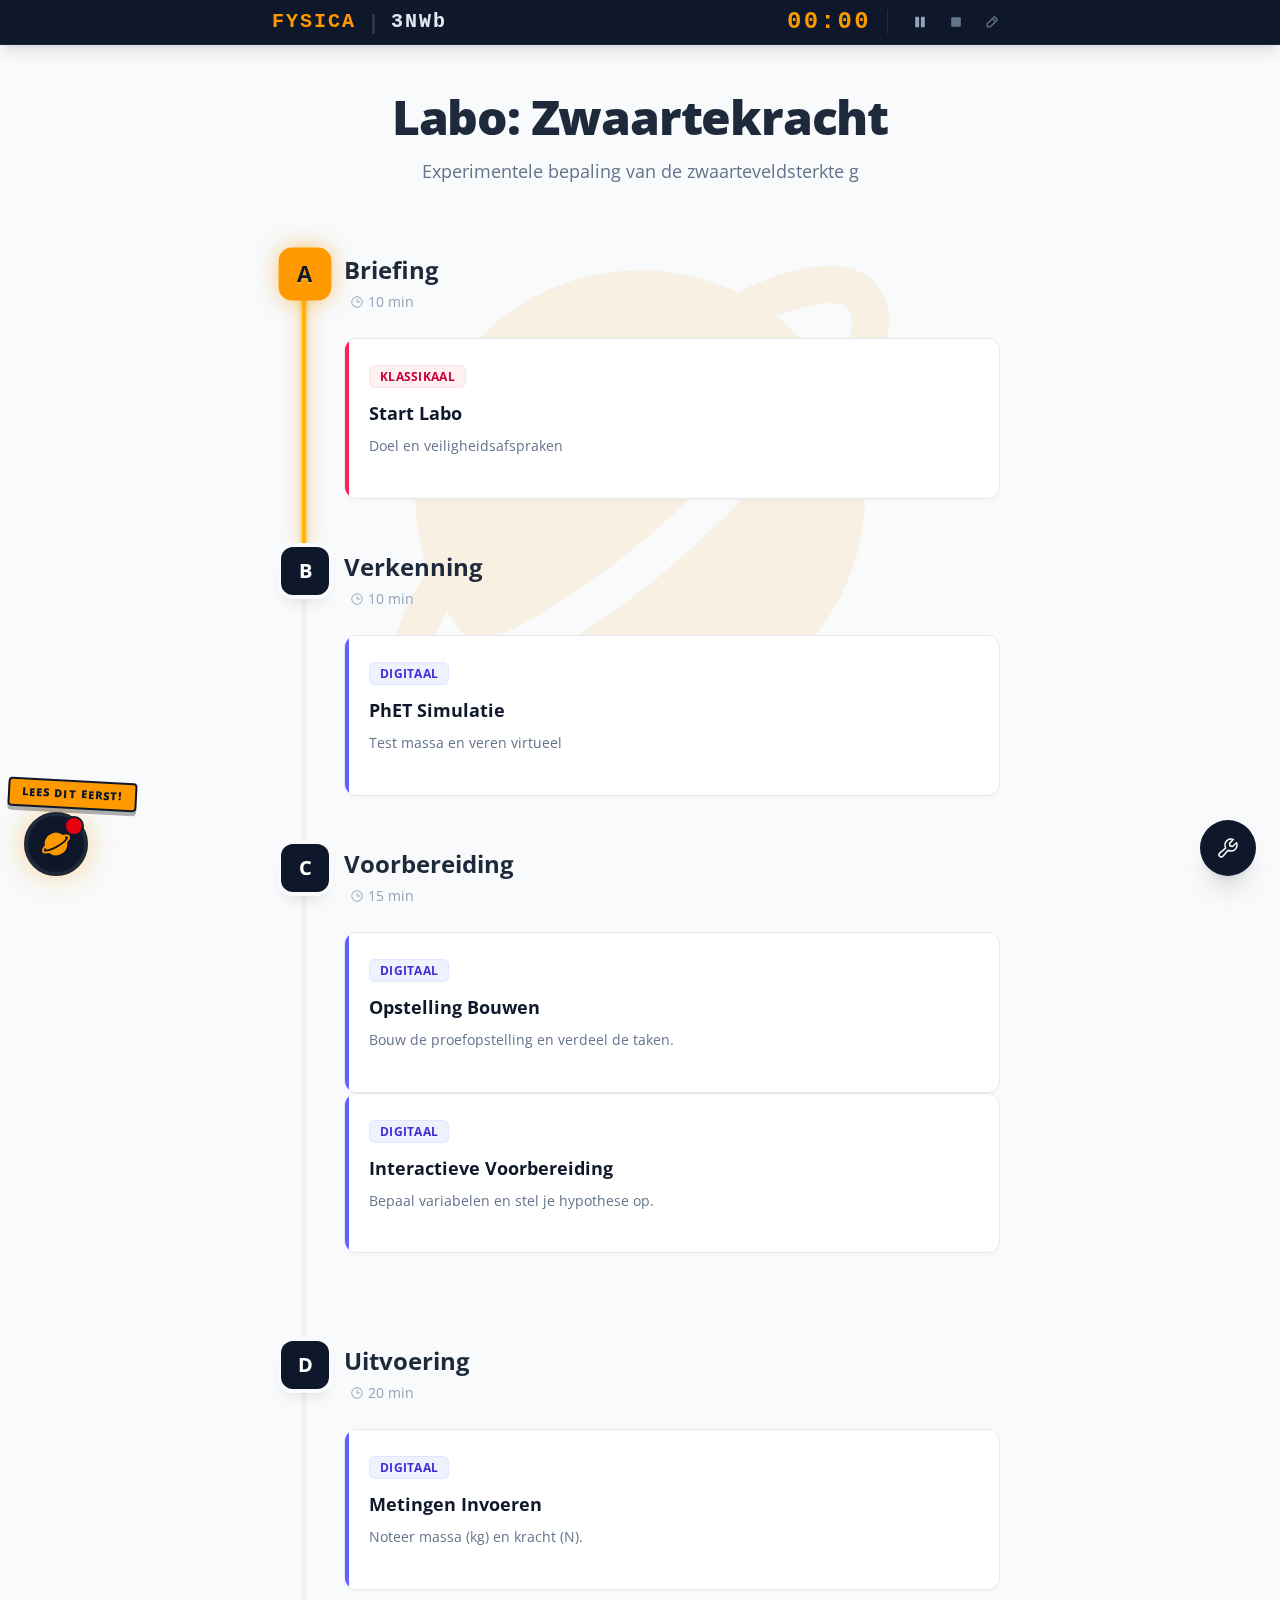
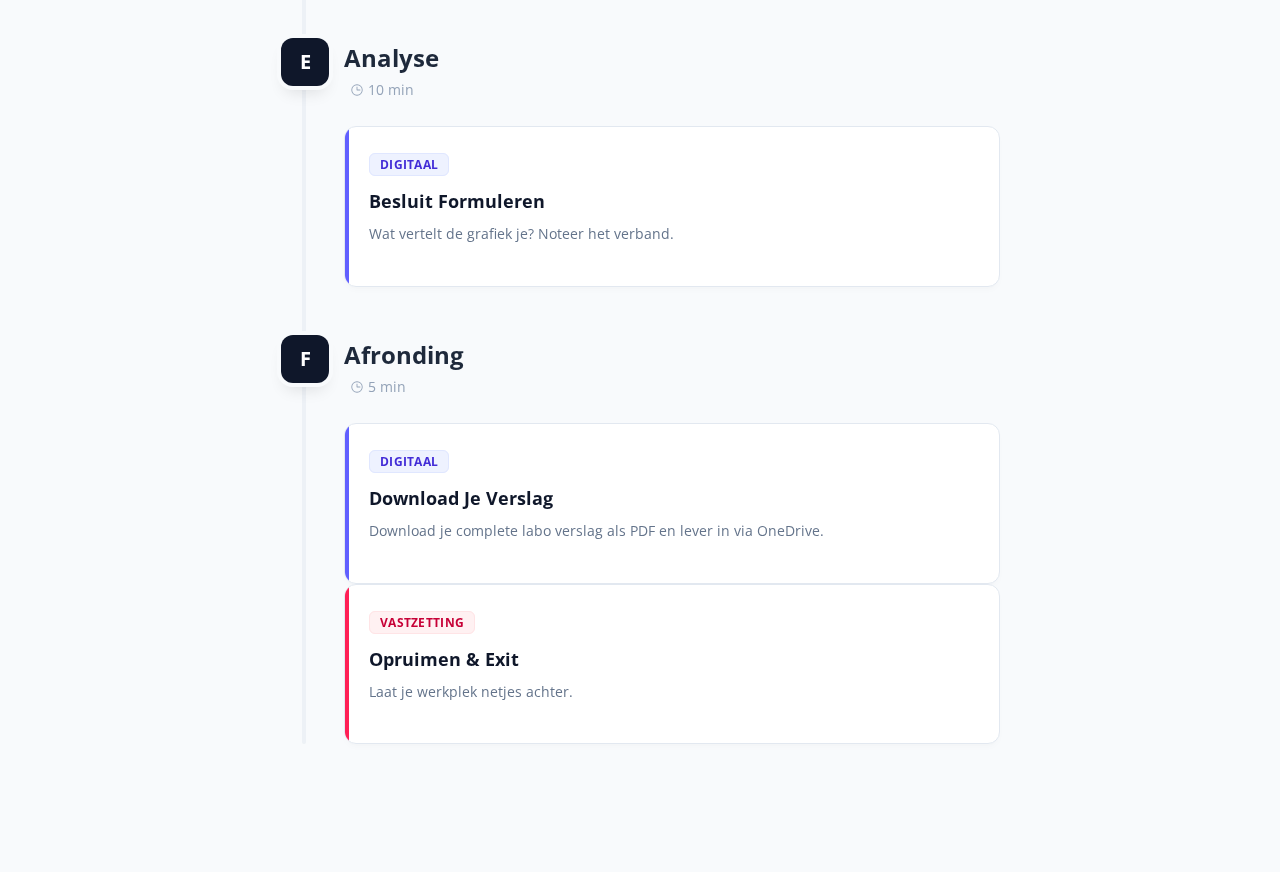
<file: index.html>
<!DOCTYPE html>
<html lang="nl">

<head>
  <meta charset="UTF-8" />
  <link rel="icon" type="image/svg+xml" href="./planner-icon.svg" />
  <meta name="viewport" content="width=device-width, initial-scale=1.0" />
  <title>Planner</title>
  
  <!-- PERFORMANCE: Preconnect to external domains for faster resource loading -->
  <link rel="preconnect" href="https://fonts.googleapis.com">
  <link rel="preconnect" href="https://fonts.gstatic.com" crossorigin>
  <link rel="preconnect" href="https://images.unsplash.com">
  <link rel="preconnect" href="https://www.desmos.com">
  

  <script type="module" crossorigin src="./assets/index-DD-2sNs0.js"></script>
  <link rel="stylesheet" crossorigin href="./assets/index-DCVZHaHP.css">
</head>

<body>
  <div id="app"></div>
</body>

</html>
</file>
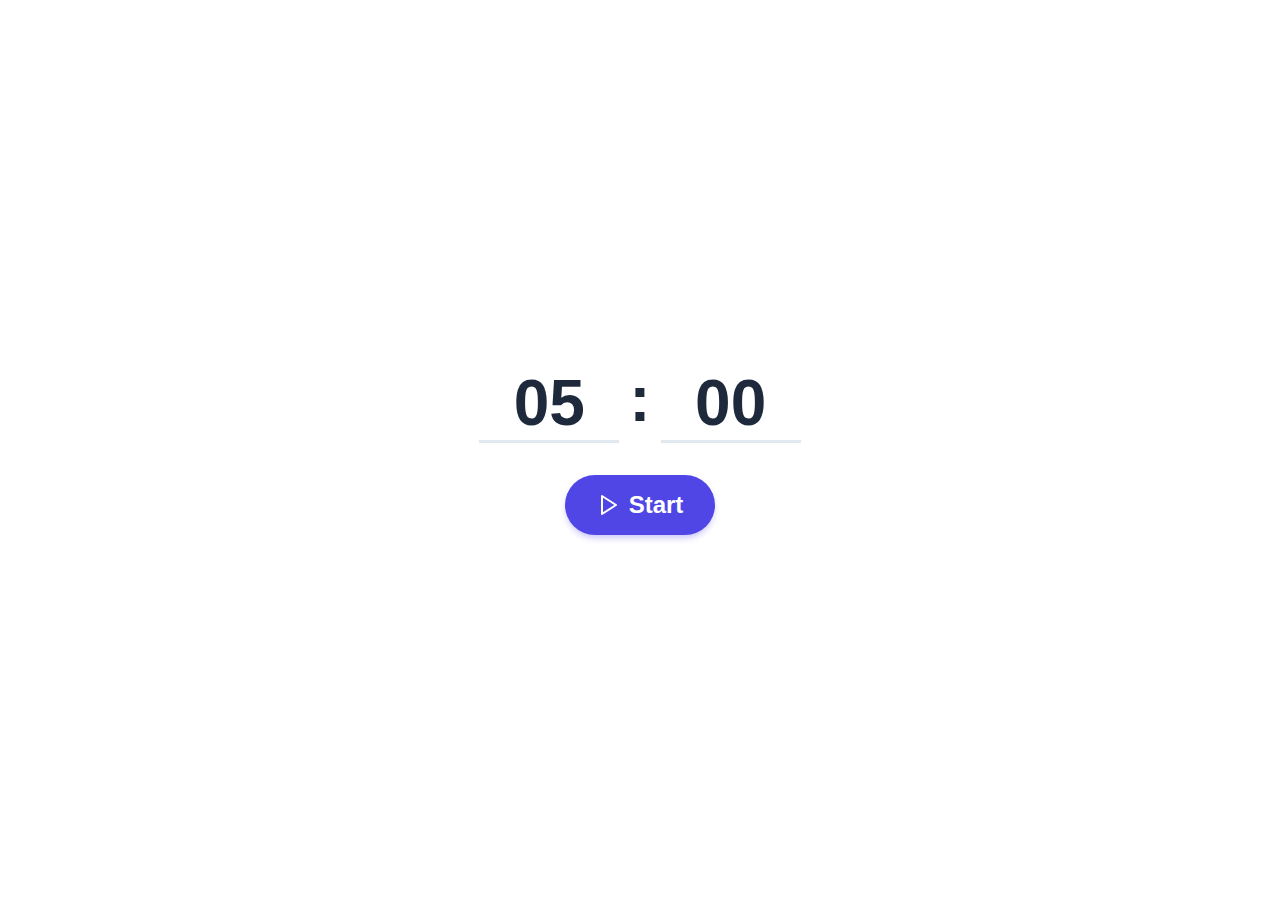
<file: timer.html>
<!DOCTYPE html>
<html lang="en">

<head>
    <meta charset="UTF-8">
    <meta name="viewport" content="width=device-width, initial-scale=1.0">
    <title>Focus Timer</title>
    <style>
        body {
            margin: 0;
            padding: 0;
            font-family: -apple-system, BlinkMacSystemFont, "Segoe UI", Roboto, Helvetica, Arial, sans-serif;
            background: #ffffff;
            color: #1e293b;
            display: flex;
            flex-direction: column;
            align-items: center;
            justify-content: center;
            height: 100vh;
            overflow: hidden;
            user-select: none;
        }

        .container {
            text-align: center;
        }

        .inputs {
            display: flex;
            gap: 10px;
            align-items: center;
            justify-content: center;
            font-size: 4rem;
            font-weight: bold;
            margin-bottom: 2rem;
        }

        input {
            width: 140px;
            border: none;
            border-bottom: 3px solid #e2e8f0;
            font-size: 4rem;
            text-align: center;
            font-weight: bold;
            color: #1e293b;
            outline: none;
            background: transparent;
            padding: 0;
            margin: 0;
        }

        input:focus {
            border-color: #6366f1;
        }

        input::-webkit-outer-spin-button,
        input::-webkit-inner-spin-button {
            -webkit-appearance: none;
            margin: 0;
        }

        input[type=number] {
            -moz-appearance: textfield;
        }

        .colon {
            margin-top: -10px;
        }

        .display {
            font-size: 8rem;
            font-weight: 800;
            font-variant-numeric: tabular-nums;
            line-height: 1;
        }

        .controls {
            display: flex;
            gap: 1rem;
            justify-content: center;
            margin-top: 2rem;
        }

        button {
            border: none;
            padding: 16px 32px;
            border-radius: 50px;
            font-size: 1.5rem;
            font-weight: 600;
            cursor: pointer;
            transition: transform 0.1s, opacity 0.2s;
            display: flex;
            align-items: center;
            gap: 8px;
        }

        button:active {
            transform: scale(0.95);
        }

        .btn-primary {
            background: #4f46e5;
            color: white;
            box-shadow: 0 4px 6px -1px rgba(79, 70, 229, 0.3);
        }

        .btn-primary:hover {
            background: #4338ca;
        }

        .btn-danger {
            background: #fee2e2;
            color: #991b1b;
        }

        .btn-danger:hover {
            background: #fecaca;
        }

        .btn-secondary {
            background: #f1f5f9;
            color: #64748b;
        }

        .btn-secondary:hover {
            background: #e2e8f0;
        }

        .hidden {
            display: none;
        }

        .finished {
            animation: pulseBg 1s infinite;
            color: #dc2626;
        }

        @keyframes pulseBg {
            0% {
                background: #fff;
            }

            50% {
                background: #fef2f2;
            }

            100% {
                background: #fff;
            }
        }
    </style>
</head>

<body>

    <div id="setup" class="container">
        <div class="inputs">
            <input type="number" id="inMins" value="05" placeholder="00" min="0" max="99" onblur="pad(this)"
                autocomplete="off">
            <span class="colon">:</span>
            <input type="number" id="inSecs" value="00" placeholder="00" min="0" max="59" onblur="pad(this)"
                autocomplete="off">
        </div>
        <div class="controls">
            <button onclick="startTimer()" class="btn-primary">
                <svg width="24" height="24" fill="none" stroke="currentColor" stroke-width="2" viewBox="0 0 24 24">
                    <path stroke-linecap="round" stroke-linejoin="round" d="M5 3l14 9-14 9V3z"></path>
                </svg>
                Start
            </button>
        </div>
    </div>

    <div id="running" class="container hidden">
        <div id="display" class="display">05:00</div>
        <div class="controls">
            <button onclick="resetTimer()" class="btn-secondary">
                <svg width="24" height="24" fill="none" stroke="currentColor" stroke-width="2" viewBox="0 0 24 24">
                    <path stroke-linecap="round" stroke-linejoin="round"
                        d="M4 4v5h.582m15.356 2A8.001 8.001 0 004.582 9m0 0H9m11 11v-5h-.581m0 0a8.003 8.003 0 01-15.357-2m15.357 2H15">
                    </path>
                </svg>
                Reset
            </button>
            <button id="toggleBtn" onclick="togglePause()" class="btn-primary">
                <svg width="24" height="24" fill="none" stroke="currentColor" stroke-width="2" viewBox="0 0 24 24">
                    <path stroke-linecap="round" stroke-linejoin="round"
                        d="M10 9v6m4-6v6m7-3a9 9 0 11-18 0 9 9 0 0118 0z"></path>
                </svg>
                Pause
            </button>
        </div>
    </div>

    <script>
        let interval;
        let timeLeft = 0;
        let isPaused = false;
        let audioCtx;

        function pad(el) {
            el.value = el.value.toString().padStart(2, '0');
        }

        function startTimer() {
            if (!audioCtx) {
                audioCtx = new (window.AudioContext || window.webkitAudioContext)();
            }
            if (audioCtx.state === 'suspended') {
                audioCtx.resume();
            }

            const m = parseInt(document.getElementById('inMins').value) || 0;
            const s = parseInt(document.getElementById('inSecs').value) || 0;
            if (m === 0 && s === 0) return;

            timeLeft = m * 60 + s;
            updateDisplay();

            document.getElementById('setup').classList.add('hidden');
            document.getElementById('running').classList.remove('hidden');
            document.body.classList.remove('finished');

            isPaused = false;
            if (interval) clearInterval(interval);
            interval = setInterval(tick, 1000);
        }

        function tick() {
            if (isPaused) return;
            if (timeLeft > 0) {
                timeLeft--;
                updateDisplay();
            } else {
                finish();
            }
        }

        function finish() {
            clearInterval(interval);
            document.body.classList.add('finished');
            playAlarm();
        }

        function updateDisplay() {
            const m = Math.floor(timeLeft / 60).toString().padStart(2, '0');
            const s = (timeLeft % 60).toString().padStart(2, '0');
            document.getElementById('display').textContent = `${m}:${s}`;
        }

        function togglePause() {
            isPaused = !isPaused;
            const btn = document.getElementById('toggleBtn');
            if (isPaused) {
                btn.innerHTML = 'Resume';
                btn.classList.add('btn-danger');
            } else {
                btn.innerHTML = 'Pause';
                btn.classList.remove('btn-danger');
            }
        }

        function resetTimer() {
            clearInterval(interval);
            document.getElementById('setup').classList.remove('hidden');
            document.getElementById('running').classList.add('hidden');
            document.body.classList.remove('finished');
        }

        function playAlarm() {
            if (!audioCtx) audioCtx = new (window.AudioContext || window.webkitAudioContext)();
            const osc = audioCtx.createOscillator();
            const gain = audioCtx.createGain();
            osc.connect(gain);
            gain.connect(audioCtx.destination);

            const now = audioCtx.currentTime;

            osc.frequency.setValueAtTime(880, now);
            osc.frequency.setValueAtTime(440, now + 0.2);
            osc.frequency.setValueAtTime(880, now + 0.4);
            osc.frequency.setValueAtTime(440, now + 0.6);

            gain.gain.setValueAtTime(0.5, now);
            gain.gain.exponentialRampToValueAtTime(0.01, now + 0.8);

            osc.start(now);
            osc.stop(now + 0.8);
        }

        window.addEventListener('keydown', (e) => {
            if (e.key === 'Enter' && !document.getElementById('setup').classList.contains('hidden')) {
                startTimer();
            }
        });
    </script>
</body>

</html>
</file>
<file: assets/index-DCVZHaHP.css>
@import"https://fonts.googleapis.com/css2?family=Open+Sans:ital,wght@0,300..800;1,300..800&display=swap";@layer properties{@supports ((-webkit-hyphens:none) and (not (margin-trim:inline))) or ((-moz-orient:inline) and (not (color:rgb(from red r g b)))){*,:before,:after,::backdrop{--tw-translate-x:0;--tw-translate-y:0;--tw-translate-z:0;--tw-scale-x:1;--tw-scale-y:1;--tw-scale-z:1;--tw-rotate-x:initial;--tw-rotate-y:initial;--tw-rotate-z:initial;--tw-skew-x:initial;--tw-skew-y:initial;--tw-space-y-reverse:0;--tw-space-x-reverse:0;--tw-divide-y-reverse:0;--tw-border-style:solid;--tw-gradient-position:initial;--tw-gradient-from:#0000;--tw-gradient-via:#0000;--tw-gradient-to:#0000;--tw-gradient-stops:initial;--tw-gradient-via-stops:initial;--tw-gradient-from-position:0%;--tw-gradient-via-position:50%;--tw-gradient-to-position:100%;--tw-leading:initial;--tw-font-weight:initial;--tw-tracking:initial;--tw-ordinal:initial;--tw-slashed-zero:initial;--tw-numeric-figure:initial;--tw-numeric-spacing:initial;--tw-numeric-fraction:initial;--tw-shadow:0 0 #0000;--tw-shadow-color:initial;--tw-shadow-alpha:100%;--tw-inset-shadow:0 0 #0000;--tw-inset-shadow-color:initial;--tw-inset-shadow-alpha:100%;--tw-ring-color:initial;--tw-ring-shadow:0 0 #0000;--tw-inset-ring-color:initial;--tw-inset-ring-shadow:0 0 #0000;--tw-ring-inset:initial;--tw-ring-offset-width:0px;--tw-ring-offset-color:#fff;--tw-ring-offset-shadow:0 0 #0000;--tw-outline-style:solid;--tw-blur:initial;--tw-brightness:initial;--tw-contrast:initial;--tw-grayscale:initial;--tw-hue-rotate:initial;--tw-invert:initial;--tw-opacity:initial;--tw-saturate:initial;--tw-sepia:initial;--tw-drop-shadow:initial;--tw-drop-shadow-color:initial;--tw-drop-shadow-alpha:100%;--tw-drop-shadow-size:initial;--tw-backdrop-blur:initial;--tw-backdrop-brightness:initial;--tw-backdrop-contrast:initial;--tw-backdrop-grayscale:initial;--tw-backdrop-hue-rotate:initial;--tw-backdrop-invert:initial;--tw-backdrop-opacity:initial;--tw-backdrop-saturate:initial;--tw-backdrop-sepia:initial;--tw-duration:initial;--tw-ease:initial;--tw-divide-x-reverse:0}}}@layer theme{:root,:host{--font-serif:ui-serif,Georgia,Cambria,"Times New Roman",Times,serif;--color-red-50:oklch(97.1% .013 17.38);--color-red-100:oklch(93.6% .032 17.717);--color-red-200:oklch(88.5% .062 18.334);--color-red-300:oklch(80.8% .114 19.571);--color-red-400:oklch(70.4% .191 22.216);--color-red-500:oklch(63.7% .237 25.331);--color-red-600:oklch(57.7% .245 27.325);--color-red-700:oklch(50.5% .213 27.518);--color-red-800:oklch(44.4% .177 26.899);--color-red-900:oklch(39.6% .141 25.723);--color-orange-50:oklch(98% .016 73.684);--color-orange-100:oklch(95.4% .038 75.164);--color-orange-400:oklch(75% .183 55.934);--color-orange-500:oklch(70.5% .213 47.604);--color-amber-50:oklch(98.7% .022 95.277);--color-amber-100:oklch(96.2% .059 95.617);--color-amber-200:oklch(92.4% .12 95.746);--color-amber-300:oklch(87.9% .169 91.605);--color-amber-400:oklch(82.8% .189 84.429);--color-amber-500:oklch(76.9% .188 70.08);--color-amber-600:oklch(66.6% .179 58.318);--color-amber-700:oklch(55.5% .163 48.998);--color-amber-800:oklch(47.3% .137 46.201);--color-amber-900:oklch(41.4% .112 45.904);--color-yellow-400:oklch(85.2% .199 91.936);--color-yellow-500:oklch(79.5% .184 86.047);--color-green-100:oklch(96.2% .044 156.743);--color-green-500:oklch(72.3% .219 149.579);--color-green-600:oklch(62.7% .194 149.214);--color-green-700:oklch(52.7% .154 150.069);--color-emerald-50:oklch(97.9% .021 166.113);--color-emerald-100:oklch(95% .052 163.051);--color-emerald-200:oklch(90.5% .093 164.15);--color-emerald-300:oklch(84.5% .143 164.978);--color-emerald-400:oklch(76.5% .177 163.223);--color-emerald-500:oklch(69.6% .17 162.48);--color-emerald-600:oklch(59.6% .145 163.225);--color-emerald-700:oklch(50.8% .118 165.612);--color-emerald-800:oklch(43.2% .095 166.913);--color-emerald-900:oklch(37.8% .077 168.94);--color-teal-50:oklch(98.4% .014 180.72);--color-teal-500:oklch(70.4% .14 182.503);--color-teal-600:oklch(60% .118 184.704);--color-cyan-400:oklch(78.9% .154 211.53);--color-blue-50:oklch(97% .014 254.604);--color-blue-100:oklch(93.2% .032 255.585);--color-blue-200:oklch(88.2% .059 254.128);--color-blue-400:oklch(70.7% .165 254.624);--color-blue-500:oklch(62.3% .214 259.815);--color-blue-600:oklch(54.6% .245 262.881);--color-blue-700:oklch(48.8% .243 264.376);--color-blue-800:oklch(42.4% .199 265.638);--color-blue-900:oklch(37.9% .146 265.522);--color-indigo-50:oklch(96.2% .018 272.314);--color-indigo-100:oklch(93% .034 272.788);--color-indigo-200:oklch(87% .065 274.039);--color-indigo-300:oklch(78.5% .115 274.713);--color-indigo-400:oklch(67.3% .182 276.935);--color-indigo-500:oklch(58.5% .233 277.117);--color-indigo-600:oklch(51.1% .262 276.966);--color-indigo-700:oklch(45.7% .24 277.023);--color-indigo-800:oklch(39.8% .195 277.366);--color-indigo-900:oklch(35.9% .144 278.697);--color-violet-50:oklch(96.9% .016 293.756);--color-violet-100:oklch(94.3% .029 294.588);--color-violet-500:oklch(60.6% .25 292.717);--color-violet-600:oklch(54.1% .281 293.009);--color-purple-500:oklch(62.7% .265 303.9);--color-purple-600:oklch(55.8% .288 302.321);--color-rose-50:oklch(96.9% .015 12.422);--color-rose-100:oklch(94.1% .03 12.58);--color-rose-200:oklch(89.2% .058 10.001);--color-rose-300:oklch(81% .117 11.638);--color-rose-400:oklch(71.2% .194 13.428);--color-rose-500:oklch(64.5% .246 16.439);--color-rose-600:oklch(58.6% .253 17.585);--color-rose-700:oklch(51.4% .222 16.935);--color-rose-800:oklch(45.5% .188 13.697);--color-slate-950:oklch(12.9% .042 264.695);--color-black:#000;--color-white:#fff;--spacing:.25rem;--breakpoint-xl:80rem;--container-xs:20rem;--container-sm:24rem;--container-md:28rem;--container-lg:32rem;--container-xl:36rem;--container-2xl:42rem;--container-3xl:48rem;--container-4xl:56rem;--container-5xl:64rem;--container-6xl:72rem;--container-7xl:80rem;--text-xs:.75rem;--text-xs--line-height:calc(1/.75);--text-sm:.875rem;--text-sm--line-height:calc(1.25/.875);--text-base:1rem;--text-base--line-height: 1.5 ;--text-lg:1.125rem;--text-lg--line-height:calc(1.75/1.125);--text-xl:1.25rem;--text-xl--line-height:calc(1.75/1.25);--text-2xl:1.5rem;--text-2xl--line-height:calc(2/1.5);--text-3xl:1.875rem;--text-3xl--line-height: 1.2 ;--text-4xl:2.25rem;--text-4xl--line-height:calc(2.5/2.25);--text-5xl:3rem;--text-5xl--line-height:1;--text-6xl:3.75rem;--text-6xl--line-height:1;--text-7xl:4.5rem;--text-7xl--line-height:1;--text-8xl:6rem;--text-8xl--line-height:1;--text-9xl:8rem;--text-9xl--line-height:1;--font-weight-light:300;--font-weight-normal:400;--font-weight-medium:500;--font-weight-semibold:600;--font-weight-bold:700;--font-weight-extrabold:800;--font-weight-black:900;--tracking-tighter:-.05em;--tracking-tight:-.025em;--tracking-wide:.025em;--tracking-wider:.05em;--tracking-widest:.1em;--leading-tight:1.25;--leading-snug:1.375;--leading-normal:1.5;--leading-relaxed:1.625;--leading-loose:2;--radius-md:.375rem;--radius-lg:.5rem;--radius-xl:.75rem;--radius-2xl:1rem;--radius-3xl:1.5rem;--drop-shadow-sm:0 1px 2px #00000026;--drop-shadow-md:0 3px 3px #0000001f;--drop-shadow-lg:0 4px 4px #00000026;--drop-shadow-2xl:0 25px 25px #00000026;--ease-out:cubic-bezier(0,0,.2,1);--ease-in-out:cubic-bezier(.4,0,.2,1);--animate-ping:ping 1s cubic-bezier(0,0,.2,1)infinite;--animate-pulse:pulse 2s cubic-bezier(.4,0,.6,1)infinite;--animate-bounce:bounce 1s infinite;--blur-sm:8px;--blur-md:12px;--blur-3xl:64px;--aspect-video:16/9;--default-transition-duration:.15s;--default-transition-timing-function:cubic-bezier(.4,0,.2,1)}}@layer base{*,:after,:before,::backdrop{box-sizing:border-box;border:0 solid;margin:0;padding:0}::file-selector-button{box-sizing:border-box;border:0 solid;margin:0;padding:0}html,:host{-webkit-text-size-adjust:100%;-moz-tab-size:4;-o-tab-size:4;tab-size:4;font-feature-settings:normal;font-variation-settings:normal;-webkit-tap-highlight-color:transparent;font-family:Open Sans,sans-serif;line-height:1.5}hr{height:0;color:inherit;border-top-width:1px}abbr:where([title]){-webkit-text-decoration:underline dotted;text-decoration:underline dotted}h1,h2,h3,h4,h5,h6{font-size:inherit;font-weight:inherit}a{color:inherit;-webkit-text-decoration:inherit;text-decoration:inherit}b,strong{font-weight:bolder}code,kbd,samp,pre{font-feature-settings:normal;font-variation-settings:normal;font-family:JetBrains Mono,monospace;font-size:1em}small{font-size:80%}sub,sup{vertical-align:baseline;font-size:75%;line-height:0;position:relative}sub{bottom:-.25em}sup{top:-.5em}table{text-indent:0;border-color:inherit;border-collapse:collapse}:-moz-focusring{outline:auto}progress{vertical-align:baseline}summary{display:list-item}ol,ul,menu{list-style:none}img,svg,video,canvas,audio,iframe,embed,object{vertical-align:middle;display:block}img,video{max-width:100%;height:auto}button,input,select,optgroup,textarea{font:inherit;font-feature-settings:inherit;font-variation-settings:inherit;letter-spacing:inherit;color:inherit;opacity:1;background-color:#0000;border-radius:0}::file-selector-button{font:inherit;font-feature-settings:inherit;font-variation-settings:inherit;letter-spacing:inherit;color:inherit;opacity:1;background-color:#0000;border-radius:0}:where(select:is([multiple],[size])) optgroup{font-weight:bolder}:where(select:is([multiple],[size])) optgroup option{padding-inline-start:20px}::file-selector-button{margin-inline-end:4px}::-moz-placeholder{opacity:1}::placeholder{opacity:1}@supports (not (-webkit-appearance:-apple-pay-button)) or (contain-intrinsic-size:1px){::-moz-placeholder{color:currentColor}::placeholder{color:currentColor}@supports (color:color-mix(in lab,red,red)){::-moz-placeholder{color:color-mix(in oklab,currentcolor 50%,transparent)}::placeholder{color:color-mix(in oklab,currentcolor 50%,transparent)}}}textarea{resize:vertical}::-webkit-search-decoration{-webkit-appearance:none}::-webkit-date-and-time-value{min-height:1lh;text-align:inherit}::-webkit-datetime-edit{display:inline-flex}::-webkit-datetime-edit-fields-wrapper{padding:0}::-webkit-datetime-edit{padding-block:0}::-webkit-datetime-edit-year-field{padding-block:0}::-webkit-datetime-edit-month-field{padding-block:0}::-webkit-datetime-edit-day-field{padding-block:0}::-webkit-datetime-edit-hour-field{padding-block:0}::-webkit-datetime-edit-minute-field{padding-block:0}::-webkit-datetime-edit-second-field{padding-block:0}::-webkit-datetime-edit-millisecond-field{padding-block:0}::-webkit-datetime-edit-meridiem-field{padding-block:0}::-webkit-calendar-picker-indicator{line-height:1}:-moz-ui-invalid{box-shadow:none}button,input:where([type=button],[type=reset],[type=submit]){-webkit-appearance:button;-moz-appearance:button;appearance:button}::file-selector-button{-webkit-appearance:button;-moz-appearance:button;appearance:button}::-webkit-inner-spin-button{height:auto}::-webkit-outer-spin-button{height:auto}[hidden]:where(:not([hidden=until-found])){display:none!important}}@layer components{.badge{border-radius:var(--radius-md);border-style:var(--tw-border-style);padding-inline:calc(var(--spacing)*2.5);padding-block:calc(var(--spacing)*.5);font-size:var(--text-xs);line-height:var(--tw-leading,var(--text-xs--line-height));--tw-font-weight:var(--font-weight-bold);font-weight:var(--font-weight-bold);--tw-tracking:var(--tracking-wide);letter-spacing:var(--tracking-wide);text-transform:uppercase;border-width:1px}.badge-neutral{color:#475569;background-color:#f1f5f9;border-color:#e2e8f0}.badge-digital{border-color:var(--color-indigo-100);background-color:var(--color-indigo-50);color:var(--color-indigo-700)}.badge-paper{border-color:var(--color-emerald-100);background-color:var(--color-emerald-50);color:var(--color-emerald-700)}.badge-class,.badge-check{border-color:var(--color-rose-100);background-color:var(--color-rose-50);color:var(--color-rose-700)}.card{border-radius:var(--radius-xl);border-style:var(--tw-border-style);background-color:var(--color-white);width:100%;padding:calc(var(--spacing)*6);text-align:left;--tw-shadow:0 4px 6px -1px var(--tw-shadow-color,#00000005),0 2px 4px -1px var(--tw-shadow-color,#00000005);box-shadow:var(--tw-inset-shadow),var(--tw-inset-ring-shadow),var(--tw-ring-offset-shadow),var(--tw-ring-shadow),var(--tw-shadow);transition-property:all;transition-timing-function:var(--tw-ease,var(--default-transition-timing-function));transition-duration:var(--tw-duration,var(--default-transition-duration));--tw-duration:.2s;border-width:1px;border-color:#e2e8f0;transition-duration:.2s;display:block;position:relative;overflow:hidden}.card-interactive{cursor:pointer}@media(hover:hover){.card-interactive:hover{--tw-translate-y:calc(var(--spacing)*-.5);translate:var(--tw-translate-x)var(--tw-translate-y);--tw-shadow:0 10px 15px -3px var(--tw-shadow-color,#0000000d),0 4px 6px -2px var(--tw-shadow-color,#00000006);box-shadow:var(--tw-inset-shadow),var(--tw-inset-ring-shadow),var(--tw-ring-offset-shadow),var(--tw-ring-shadow),var(--tw-shadow);border-color:#cbd5e1}}.card-locked{cursor:not-allowed;opacity:.6;--tw-grayscale:grayscale(.8);filter:var(--tw-blur,)var(--tw-brightness,)var(--tw-contrast,)var(--tw-grayscale,)var(--tw-hue-rotate,)var(--tw-invert,)var(--tw-saturate,)var(--tw-sepia,)var(--tw-drop-shadow,);background-color:#f8fafc}.card:before{content:"";top:calc(var(--spacing)*0);bottom:calc(var(--spacing)*0);left:calc(var(--spacing)*0);width:calc(var(--spacing)*1);transition-property:color,background-color,border-color,outline-color,text-decoration-color,fill,stroke,--tw-gradient-from,--tw-gradient-via,--tw-gradient-to;transition-timing-function:var(--tw-ease,var(--default-transition-timing-function));transition-duration:var(--tw-duration,var(--default-transition-duration));--tw-duration:.2s;transition-duration:.2s;position:absolute}.card-digital:before{background-color:var(--color-indigo-500)}.card-paper:before{background-color:var(--color-emerald-500)}.card-class:before,.card-check:before{background-color:var(--color-rose-500)}.card-digital:hover{border-color:var(--color-indigo-500)}.card-paper:hover{border-color:var(--color-emerald-500)}.card-class:hover,.card-check:hover{border-color:var(--color-rose-500)}.card-done .status-icon{--tw-scale-x:100%;--tw-scale-y:100%;--tw-scale-z:100%;scale:var(--tw-scale-x)var(--tw-scale-y);opacity:1}.timeline-icon{top:calc(var(--spacing)*0);z-index:20;height:calc(var(--spacing)*12);width:calc(var(--spacing)*12);border-radius:var(--radius-xl);font-size:var(--text-xl);line-height:var(--tw-leading,var(--text-xl--line-height));--tw-font-weight:var(--font-weight-bold);font-weight:var(--font-weight-bold);color:var(--color-white);--tw-shadow:0 10px 15px -3px var(--tw-shadow-color,#0000001a),0 4px 6px -4px var(--tw-shadow-color,#0000001a);--tw-ring-shadow:var(--tw-ring-inset,)0 0 0 calc(4px + var(--tw-ring-offset-width))var(--tw-ring-color,currentcolor);box-shadow:var(--tw-inset-shadow),var(--tw-inset-ring-shadow),var(--tw-ring-offset-shadow),var(--tw-ring-shadow),var(--tw-shadow);--tw-ring-color:#f8fafc;transition-property:all;transition-timing-function:var(--tw-ease,var(--default-transition-timing-function));transition-duration:var(--tw-duration,var(--default-transition-duration));--tw-duration:.5s;background-color:#0f172a;flex-shrink:0;justify-content:center;align-items:center;transition-duration:.5s;display:flex;position:absolute;left:-24px}.timeline-icon.active{--tw-scale-x:110%;--tw-scale-y:110%;--tw-scale-z:110%;scale:var(--tw-scale-x)var(--tw-scale-y);background-color:var(--color-amber-500);color:#0f172a;--tw-ring-shadow:var(--tw-ring-inset,)0 0 0 calc(4px + var(--tw-ring-offset-width))var(--tw-ring-color,currentcolor);box-shadow:var(--tw-inset-shadow),var(--tw-inset-ring-shadow),var(--tw-ring-offset-shadow),var(--tw-ring-shadow),var(--tw-shadow);--tw-ring-color:#f99c004d}@supports (color:color-mix(in lab,red,red)){.timeline-icon.active{--tw-ring-color:color-mix(in oklab,var(--color-amber-500)30%,transparent)}}.timeline-icon.active{text-shadow:0 2px #fff3;box-shadow:0 0 20px #f59e0b80}.timeline-line{margin-left:calc(var(--spacing)*6);padding-bottom:calc(var(--spacing)*8);padding-left:calc(var(--spacing)*10);transition-property:color,background-color,border-color,outline-color,text-decoration-color,fill,stroke,--tw-gradient-from,--tw-gradient-via,--tw-gradient-to;transition-timing-function:var(--tw-ease,var(--default-transition-timing-function));transition-duration:var(--tw-duration,var(--default-transition-duration));--tw-duration:1s;--tw-ease:var(--ease-in-out);transition-duration:1s;transition-timing-function:var(--ease-in-out);position:relative}.timeline-line:before{content:"";top:calc(var(--spacing)*0);bottom:calc(var(--spacing)*0);width:calc(var(--spacing)*1);transition-property:color,background-color,border-color,outline-color,text-decoration-color,fill,stroke,--tw-gradient-from,--tw-gradient-via,--tw-gradient-to;transition-timing-function:var(--tw-ease,var(--default-transition-timing-function));transition-duration:var(--tw-duration,var(--default-transition-duration));--tw-duration:1s;background-color:#e2e8f080;border-radius:3.40282e38px;transition-duration:1s;position:absolute;left:-2px}.timeline-line.active:before{background-color:var(--color-amber-500);box-shadow:0 0 15px #f59e0b66}.timeline-line.active:after{content:"";top:calc(var(--spacing)*0);bottom:calc(var(--spacing)*0);width:calc(var(--spacing)*1);background-color:var(--color-amber-400);animation:3s ease-in-out infinite beamPulse;position:absolute;left:-2px;box-shadow:0 0 20px #f59e0b99,0 0 4px #f59e0bcc}@keyframes beamPulse{0%,to{opacity:.4}50%{opacity:1;box-shadow:0 0 30px #f59e0bcc,0 0 10px #f59e0b80}}.btn{justify-content:center;align-items:center;gap:calc(var(--spacing)*2);border-radius:var(--radius-lg);padding-inline:calc(var(--spacing)*4);padding-block:calc(var(--spacing)*2);font-size:var(--text-sm);line-height:var(--tw-leading,var(--text-sm--line-height));--tw-font-weight:var(--font-weight-medium);font-weight:var(--font-weight-medium);transition-property:color,background-color,border-color,outline-color,text-decoration-color,fill,stroke,--tw-gradient-from,--tw-gradient-via,--tw-gradient-to;transition-timing-function:var(--tw-ease,var(--default-transition-timing-function));transition-duration:var(--tw-duration,var(--default-transition-duration));--tw-duration:.2s;transition-duration:.2s;display:inline-flex}.btn:focus{--tw-ring-shadow:var(--tw-ring-inset,)0 0 0 calc(2px + var(--tw-ring-offset-width))var(--tw-ring-color,currentcolor);box-shadow:var(--tw-inset-shadow),var(--tw-inset-ring-shadow),var(--tw-ring-offset-shadow),var(--tw-ring-shadow),var(--tw-shadow);--tw-ring-offset-width:2px;--tw-ring-offset-shadow:var(--tw-ring-inset,)0 0 0 var(--tw-ring-offset-width)var(--tw-ring-offset-color);--tw-outline-style:none;outline-style:none}.btn-primary{color:var(--color-white);--tw-shadow:0 1px 3px 0 var(--tw-shadow-color,#0000001a),0 1px 2px -1px var(--tw-shadow-color,#0000001a);box-shadow:var(--tw-inset-shadow),var(--tw-inset-ring-shadow),var(--tw-ring-offset-shadow),var(--tw-ring-shadow),var(--tw-shadow);background-color:#0f172a}@media(hover:hover){.btn-primary:hover{background-color:#1e293b}}.btn-primary:focus{--tw-ring-color:#64748b}.btn-ghost{color:#64748b;background-color:#0000}@media(hover:hover){.btn-ghost:hover{color:#0f172a;background-color:#f1f5f9}}.modal-backdrop{pointer-events:none;inset:calc(var(--spacing)*0);z-index:50;padding:calc(var(--spacing)*4);opacity:0;--tw-backdrop-blur:blur(var(--blur-sm));-webkit-backdrop-filter:var(--tw-backdrop-blur,)var(--tw-backdrop-brightness,)var(--tw-backdrop-contrast,)var(--tw-backdrop-grayscale,)var(--tw-backdrop-hue-rotate,)var(--tw-backdrop-invert,)var(--tw-backdrop-opacity,)var(--tw-backdrop-saturate,)var(--tw-backdrop-sepia,);backdrop-filter:var(--tw-backdrop-blur,)var(--tw-backdrop-brightness,)var(--tw-backdrop-contrast,)var(--tw-backdrop-grayscale,)var(--tw-backdrop-hue-rotate,)var(--tw-backdrop-invert,)var(--tw-backdrop-opacity,)var(--tw-backdrop-saturate,)var(--tw-backdrop-sepia,);transition-property:opacity;transition-timing-function:var(--tw-ease,var(--default-transition-timing-function));transition-duration:var(--tw-duration,var(--default-transition-duration));background-color:#0f172acc;justify-content:center;align-items:center;display:flex;position:fixed}.modal-backdrop.open{pointer-events:auto;opacity:1}.modal-content{width:100%;max-height:90vh;max-width:var(--container-5xl);--tw-scale-x:95%;--tw-scale-y:95%;--tw-scale-z:95%;scale:var(--tw-scale-x)var(--tw-scale-y);transform:var(--tw-rotate-x,)var(--tw-rotate-y,)var(--tw-rotate-z,)var(--tw-skew-x,)var(--tw-skew-y,);border-radius:var(--radius-2xl);background-color:var(--color-white);--tw-shadow:0 25px 50px -12px var(--tw-shadow-color,#00000040);box-shadow:var(--tw-inset-shadow),var(--tw-inset-ring-shadow),var(--tw-ring-offset-shadow),var(--tw-ring-shadow),var(--tw-shadow);transition-property:transform,translate,scale,rotate;transition-timing-function:var(--tw-ease,var(--default-transition-timing-function));transition-duration:var(--tw-duration,var(--default-transition-duration));--tw-duration:.2s;flex-direction:column;transition-duration:.2s;display:flex;overflow:hidden}.modal-backdrop.open .modal-content{--tw-scale-x:100%;--tw-scale-y:100%;--tw-scale-z:100%;scale:var(--tw-scale-x)var(--tw-scale-y)}.modal-fullscreen{inset:calc(var(--spacing)*0);color:var(--color-white);z-index:9999;background-color:#0f172a;flex-direction:column;width:100vw;height:100vh;display:flex;position:fixed;overflow:hidden}.prose h3{margin-bottom:calc(var(--spacing)*6);font-size:var(--text-2xl);line-height:var(--tw-leading,var(--text-2xl--line-height));--tw-font-weight:var(--font-weight-bold);font-weight:var(--font-weight-bold);--tw-tracking:var(--tracking-tight);letter-spacing:var(--tracking-tight);color:#0f172a}.prose p{margin-bottom:calc(var(--spacing)*6);font-size:var(--text-lg);line-height:var(--tw-leading,var(--text-lg--line-height));--tw-leading:var(--leading-relaxed);line-height:var(--leading-relaxed);color:#475569}.slide-viewport{background-color:var(--color-black);flex:1;justify-content:center;align-items:center;width:100%;height:100%;display:flex;position:relative;overflow:hidden}.ppt-stage{transform-origin:50%;background-color:var(--color-white);--tw-shadow:0 25px 50px -12px var(--tw-shadow-color,#00000040);box-shadow:var(--tw-inset-shadow),var(--tw-inset-ring-shadow),var(--tw-ring-offset-shadow),var(--tw-ring-shadow),var(--tw-shadow);width:100%;min-width:1920px;height:1080px;position:relative;overflow:hidden}.slide-enter-active,.slide-leave-active,.slide-back-enter-active,.slide-back-leave-active{inset:calc(var(--spacing)*0);transition-property:transform,translate,scale,rotate;transition-timing-function:var(--tw-ease,var(--default-transition-timing-function));transition-duration:var(--tw-duration,var(--default-transition-duration));--tw-duration:.5s;--tw-ease:var(--ease-in-out);transition-duration:.5s;transition-timing-function:var(--ease-in-out);position:absolute}.slide-enter-from{transform:translate(100%)}.slide-leave-to,.slide-back-enter-from{transform:translate(-100%)}.slide-back-leave-to{transform:translate(100%)}.fade-enter-active,.fade-leave-active{transition-property:opacity;transition-timing-function:var(--tw-ease,var(--default-transition-timing-function));transition-duration:var(--tw-duration,var(--default-transition-duration));--tw-duration:.3s;transition-duration:.3s}.fade-enter-from,.fade-leave-to{opacity:0}.fab-btn{right:calc(var(--spacing)*6);bottom:calc(var(--spacing)*6);z-index:40;height:calc(var(--spacing)*14);width:calc(var(--spacing)*14);font-size:var(--text-2xl);line-height:var(--tw-leading,var(--text-2xl--line-height));color:var(--color-white);--tw-shadow:0 20px 25px -5px var(--tw-shadow-color,#0000001a),0 8px 10px -6px var(--tw-shadow-color,#0000001a);box-shadow:var(--tw-inset-shadow),var(--tw-inset-ring-shadow),var(--tw-ring-offset-shadow),var(--tw-ring-shadow),var(--tw-shadow);transition-property:color,background-color,border-color,outline-color,text-decoration-color,fill,stroke,--tw-gradient-from,--tw-gradient-via,--tw-gradient-to;transition-timing-function:var(--tw-ease,var(--default-transition-timing-function));transition-duration:var(--tw-duration,var(--default-transition-duration));--tw-duration:.2s;background-color:#0f172a;border-radius:3.40282e38px;justify-content:center;align-items:center;transition-duration:.2s;display:flex;position:fixed}@media(hover:hover){.fab-btn:hover{--tw-scale-x:110%;--tw-scale-y:110%;--tw-scale-z:110%;scale:var(--tw-scale-x)var(--tw-scale-y);background-color:var(--color-amber-500)}}.toolbox-menu{right:calc(var(--spacing)*6);bottom:calc(var(--spacing)*24);z-index:40;width:calc(var(--spacing)*48);transform-origin:100% 100%;--tw-scale-x:0%;--tw-scale-y:0%;--tw-scale-z:0%;scale:var(--tw-scale-x)var(--tw-scale-y);gap:calc(var(--spacing)*1);border-radius:var(--radius-xl);border-style:var(--tw-border-style);background-color:var(--color-white);padding:calc(var(--spacing)*2);opacity:0;--tw-shadow:0 20px 25px -5px var(--tw-shadow-color,#0000001a),0 8px 10px -6px var(--tw-shadow-color,#0000001a);box-shadow:var(--tw-inset-shadow),var(--tw-inset-ring-shadow),var(--tw-ring-offset-shadow),var(--tw-ring-shadow),var(--tw-shadow);transition-property:all;transition-timing-function:var(--tw-ease,var(--default-transition-timing-function));transition-duration:var(--tw-duration,var(--default-transition-duration));--tw-duration:.2s;border-width:1px;border-color:#e2e8f0;flex-direction:column;transition-duration:.2s;position:fixed}.toolbox-menu.open{--tw-scale-x:100%;--tw-scale-y:100%;--tw-scale-z:100%;scale:var(--tw-scale-x)var(--tw-scale-y);opacity:1}.tool-item{align-items:center;gap:calc(var(--spacing)*3);border-radius:var(--radius-lg);width:100%;padding-inline:calc(var(--spacing)*3);padding-block:calc(var(--spacing)*2);text-align:left;font-size:var(--text-sm);line-height:var(--tw-leading,var(--text-sm--line-height));--tw-font-weight:var(--font-weight-medium);font-weight:var(--font-weight-medium);color:#334155;transition-property:color,background-color,border-color,outline-color,text-decoration-color,fill,stroke,--tw-gradient-from,--tw-gradient-via,--tw-gradient-to;transition-timing-function:var(--tw-ease,var(--default-transition-timing-function));transition-duration:var(--tw-duration,var(--default-transition-duration));display:flex}@media(hover:hover){.tool-item:hover{background-color:#f8fafc}}}@layer utilities{.pointer-events-none{pointer-events:none}.collapse{visibility:collapse}.visible{visibility:visible}.absolute{position:absolute}.fixed{position:fixed}.relative{position:relative}.static{position:static}.sticky{position:sticky}.inset-0{inset:calc(var(--spacing)*0)}.inset-4{inset:calc(var(--spacing)*4)}.inset-y-0{inset-block:calc(var(--spacing)*0)}.-top-3{top:calc(var(--spacing)*-3)}.-top-8{top:calc(var(--spacing)*-8)}.-top-16{top:calc(var(--spacing)*-16)}.top-0{top:calc(var(--spacing)*0)}.top-1\.5{top:calc(var(--spacing)*1.5)}.top-1\/2{top:50%}.top-4{top:calc(var(--spacing)*4)}.top-6{top:calc(var(--spacing)*6)}.top-8{top:calc(var(--spacing)*8)}.top-20{top:calc(var(--spacing)*20)}.top-24{top:calc(var(--spacing)*24)}.top-\[55\%\]{top:55%}.top-\[58\%\]{top:58%}.top-\[88px\]{top:88px}.top-full{top:100%}.-right-12{right:calc(var(--spacing)*-12)}.right-0{right:calc(var(--spacing)*0)}.right-1\.5{right:calc(var(--spacing)*1.5)}.right-1\/2{right:50%}.right-4{right:calc(var(--spacing)*4)}.right-6{right:calc(var(--spacing)*6)}.right-8{right:calc(var(--spacing)*8)}.right-10{right:calc(var(--spacing)*10)}.right-12{right:calc(var(--spacing)*12)}.right-32{right:calc(var(--spacing)*32)}.-bottom-8{bottom:calc(var(--spacing)*-8)}.bottom-0{bottom:calc(var(--spacing)*0)}.bottom-1\.5{bottom:calc(var(--spacing)*1.5)}.bottom-4{bottom:calc(var(--spacing)*4)}.bottom-6{bottom:calc(var(--spacing)*6)}.bottom-8{bottom:calc(var(--spacing)*8)}.bottom-10{bottom:calc(var(--spacing)*10)}.bottom-24{bottom:calc(var(--spacing)*24)}.bottom-32{bottom:calc(var(--spacing)*32)}.-left-1{left:calc(var(--spacing)*-1)}.-left-\[1px\]{left:-1px}.-left-\[13px\]{left:-13px}.-left-\[14px\]{left:-14px}.-left-\[23px\]{left:-23px}.-left-\[24px\]{left:-24px}.-left-\[45px\]{left:-45px}.-left-\[58px\]{left:-58px}.left-0{left:calc(var(--spacing)*0)}.left-1\/2{left:50%}.left-4{left:calc(var(--spacing)*4)}.left-6{left:calc(var(--spacing)*6)}.left-8{left:calc(var(--spacing)*8)}.left-12{left:calc(var(--spacing)*12)}.left-32{left:calc(var(--spacing)*32)}.-z-0{z-index:-0}.-z-10{z-index:-10}.z-0{z-index:0}.z-10{z-index:10}.z-20{z-index:20}.z-30{z-index:30}.z-40{z-index:40}.z-50{z-index:50}.z-\[-1\]{z-index:-1}.z-\[60\]{z-index:60}.z-\[70\]{z-index:70}.z-\[80\]{z-index:80}.z-\[90\]{z-index:90}.z-\[100\]{z-index:100}.z-\[150\]{z-index:150}.z-\[200\]{z-index:200}.z-\[300\]{z-index:300}.z-\[400\]{z-index:400}.z-\[9999\]{z-index:9999}.z-\[10010\]{z-index:10010}.z-\[10020\]{z-index:10020}.z-\[10030\]{z-index:10030}.col-span-1{grid-column:span 1/span 1}.col-span-2{grid-column:span 2/span 2}.container{width:100%}@media(min-width:40rem){.container{max-width:40rem}}@media(min-width:48rem){.container{max-width:48rem}}@media(min-width:64rem){.container{max-width:64rem}}@media(min-width:80rem){.container{max-width:80rem}}@media(min-width:96rem){.container{max-width:96rem}}.m-0{margin:calc(var(--spacing)*0)}.-mx-2{margin-inline:calc(var(--spacing)*-2)}.-mx-6{margin-inline:calc(var(--spacing)*-6)}.mx-1{margin-inline:calc(var(--spacing)*1)}.mx-auto{margin-inline:auto}.my-1{margin-block:calc(var(--spacing)*1)}.my-8{margin-block:calc(var(--spacing)*8)}.mt-0{margin-top:calc(var(--spacing)*0)}.mt-0\.5{margin-top:calc(var(--spacing)*.5)}.mt-1{margin-top:calc(var(--spacing)*1)}.mt-2{margin-top:calc(var(--spacing)*2)}.mt-3{margin-top:calc(var(--spacing)*3)}.mt-4{margin-top:calc(var(--spacing)*4)}.mt-6{margin-top:calc(var(--spacing)*6)}.mt-8{margin-top:calc(var(--spacing)*8)}.mt-10{margin-top:calc(var(--spacing)*10)}.mt-12{margin-top:calc(var(--spacing)*12)}.mt-16{margin-top:calc(var(--spacing)*16)}.mt-20{margin-top:calc(var(--spacing)*20)}.mt-24{margin-top:calc(var(--spacing)*24)}.mr-1{margin-right:calc(var(--spacing)*1)}.mr-2{margin-right:calc(var(--spacing)*2)}.mr-3{margin-right:calc(var(--spacing)*3)}.mb-0{margin-bottom:calc(var(--spacing)*0)}.mb-0\.5{margin-bottom:calc(var(--spacing)*.5)}.mb-1{margin-bottom:calc(var(--spacing)*1)}.mb-2{margin-bottom:calc(var(--spacing)*2)}.mb-3{margin-bottom:calc(var(--spacing)*3)}.mb-4{margin-bottom:calc(var(--spacing)*4)}.mb-5{margin-bottom:calc(var(--spacing)*5)}.mb-6{margin-bottom:calc(var(--spacing)*6)}.mb-8{margin-bottom:calc(var(--spacing)*8)}.mb-10{margin-bottom:calc(var(--spacing)*10)}.mb-11{margin-bottom:calc(var(--spacing)*11)}.mb-12{margin-bottom:calc(var(--spacing)*12)}.mb-16{margin-bottom:calc(var(--spacing)*16)}.mb-20{margin-bottom:calc(var(--spacing)*20)}.mb-24{margin-bottom:calc(var(--spacing)*24)}.mb-auto{margin-bottom:auto}.-ml-2{margin-left:calc(var(--spacing)*-2)}.ml-2{margin-left:calc(var(--spacing)*2)}.ml-6{margin-left:calc(var(--spacing)*6)}.ml-12{margin-left:calc(var(--spacing)*12)}.ml-auto{margin-left:auto}.block{display:block}.flex{display:flex}.grid{display:grid}.hidden{display:none}.inline{display:inline}.inline-block{display:inline-block}.inline-flex{display:inline-flex}.table{display:table}.aspect-square{aspect-ratio:1}.aspect-video{aspect-ratio:var(--aspect-video)}.h-0\.5{height:calc(var(--spacing)*.5)}.h-1{height:calc(var(--spacing)*1)}.h-1\.5{height:calc(var(--spacing)*1.5)}.h-2{height:calc(var(--spacing)*2)}.h-2\.5{height:calc(var(--spacing)*2.5)}.h-3\.5{height:calc(var(--spacing)*3.5)}.h-4{height:calc(var(--spacing)*4)}.h-5{height:calc(var(--spacing)*5)}.h-6{height:calc(var(--spacing)*6)}.h-7{height:calc(var(--spacing)*7)}.h-8{height:calc(var(--spacing)*8)}.h-9{height:calc(var(--spacing)*9)}.h-10{height:calc(var(--spacing)*10)}.h-11{height:calc(var(--spacing)*11)}.h-12{height:calc(var(--spacing)*12)}.h-14{height:calc(var(--spacing)*14)}.h-16{height:calc(var(--spacing)*16)}.h-20{height:calc(var(--spacing)*20)}.h-24{height:calc(var(--spacing)*24)}.h-32{height:calc(var(--spacing)*32)}.h-40{height:calc(var(--spacing)*40)}.h-48{height:calc(var(--spacing)*48)}.h-56{height:calc(var(--spacing)*56)}.h-64{height:calc(var(--spacing)*64)}.h-80{height:calc(var(--spacing)*80)}.h-\[1px\]{height:1px}.h-\[2px\]{height:2px}.h-\[42px\]{height:42px}.h-\[90vh\]{height:90vh}.h-\[400px\]{height:400px}.h-\[550px\]{height:550px}.h-\[600px\]{height:600px}.h-auto{height:auto}.h-full{height:100%}.h-screen{height:100vh}.max-h-\[70vh\]{max-height:70vh}.max-h-\[90vh\]{max-height:90vh}.max-h-\[95vh\]{max-height:95vh}.max-h-\[250px\]{max-height:250px}.max-h-\[400px\]{max-height:400px}.max-h-\[800px\]{max-height:800px}.max-h-full{max-height:100%}.min-h-0{min-height:calc(var(--spacing)*0)}.min-h-\[72px\]{min-height:72px}.min-h-\[120px\]{min-height:120px}.min-h-\[250px\]{min-height:250px}.min-h-\[300px\]{min-height:300px}.min-h-\[350px\]{min-height:350px}.min-h-\[400px\]{min-height:400px}.min-h-screen{min-height:100vh}.w-0\.5{width:calc(var(--spacing)*.5)}.w-1{width:calc(var(--spacing)*1)}.w-1\.5{width:calc(var(--spacing)*1.5)}.w-2{width:calc(var(--spacing)*2)}.w-2\.5{width:calc(var(--spacing)*2.5)}.w-3\.5{width:calc(var(--spacing)*3.5)}.w-4{width:calc(var(--spacing)*4)}.w-5{width:calc(var(--spacing)*5)}.w-6{width:calc(var(--spacing)*6)}.w-7{width:calc(var(--spacing)*7)}.w-8{width:calc(var(--spacing)*8)}.w-9{width:calc(var(--spacing)*9)}.w-10{width:calc(var(--spacing)*10)}.w-11{width:calc(var(--spacing)*11)}.w-12{width:calc(var(--spacing)*12)}.w-14{width:calc(var(--spacing)*14)}.w-16{width:calc(var(--spacing)*16)}.w-20{width:calc(var(--spacing)*20)}.w-24{width:calc(var(--spacing)*24)}.w-32{width:calc(var(--spacing)*32)}.w-40{width:calc(var(--spacing)*40)}.w-48{width:calc(var(--spacing)*48)}.w-56{width:calc(var(--spacing)*56)}.w-80{width:calc(var(--spacing)*80)}.w-\[2px\]{width:2px}.w-\[60px\]{width:60px}.w-\[260px\]{width:260px}.w-\[280px\]{width:280px}.w-\[500px\]{width:500px}.w-fit{width:-moz-fit-content;width:fit-content}.w-full{width:100%}.w-px{width:1px}.w-screen{width:100vw}.\!max-w-none{max-width:none!important}.max-w-2xl{max-width:var(--container-2xl)}.max-w-3xl{max-width:var(--container-3xl)}.max-w-4xl{max-width:var(--container-4xl)}.max-w-5xl{max-width:var(--container-5xl)}.max-w-6xl{max-width:var(--container-6xl)}.max-w-7xl{max-width:var(--container-7xl)}.max-w-\[1600px\]{max-width:1600px}.max-w-full{max-width:100%}.max-w-lg{max-width:var(--container-lg)}.max-w-md{max-width:var(--container-md)}.max-w-none{max-width:none}.max-w-screen-xl{max-width:var(--breakpoint-xl)}.max-w-sm{max-width:var(--container-sm)}.max-w-xl{max-width:var(--container-xl)}.max-w-xs{max-width:var(--container-xs)}.min-w-0{min-width:calc(var(--spacing)*0)}.min-w-\[2\.5rem\]{min-width:2.5rem}.min-w-\[100px\]{min-width:100px}.min-w-\[120px\]{min-width:120px}.min-w-\[300px\]{min-width:300px}.flex-1{flex:1}.flex-shrink-0,.shrink-0{flex-shrink:0}.border-collapse{border-collapse:collapse}.origin-bottom-right{transform-origin:100% 100%}.origin-left{transform-origin:0}.origin-top{transform-origin:top}.origin-top-right{transform-origin:100% 0}.-translate-x-1\/2{--tw-translate-x: -50% ;translate:var(--tw-translate-x)var(--tw-translate-y)}.translate-x-0{--tw-translate-x:calc(var(--spacing)*0);translate:var(--tw-translate-x)var(--tw-translate-y)}.translate-x-1{--tw-translate-x:calc(var(--spacing)*1);translate:var(--tw-translate-x)var(--tw-translate-y)}.translate-x-1\/2{--tw-translate-x: 50% ;translate:var(--tw-translate-x)var(--tw-translate-y)}.translate-x-6{--tw-translate-x:calc(var(--spacing)*6);translate:var(--tw-translate-x)var(--tw-translate-y)}.translate-x-20{--tw-translate-x:calc(var(--spacing)*20);translate:var(--tw-translate-x)var(--tw-translate-y)}.-translate-y-1\/2{--tw-translate-y: -50% ;translate:var(--tw-translate-x)var(--tw-translate-y)}.translate-y-0{--tw-translate-y:calc(var(--spacing)*0);translate:var(--tw-translate-x)var(--tw-translate-y)}.translate-y-1{--tw-translate-y:calc(var(--spacing)*1);translate:var(--tw-translate-x)var(--tw-translate-y)}.translate-y-12{--tw-translate-y:calc(var(--spacing)*12);translate:var(--tw-translate-x)var(--tw-translate-y)}.scale-0{--tw-scale-x:0%;--tw-scale-y:0%;--tw-scale-z:0%;scale:var(--tw-scale-x)var(--tw-scale-y)}.scale-50{--tw-scale-x:50%;--tw-scale-y:50%;--tw-scale-z:50%;scale:var(--tw-scale-x)var(--tw-scale-y)}.scale-95{--tw-scale-x:95%;--tw-scale-y:95%;--tw-scale-z:95%;scale:var(--tw-scale-x)var(--tw-scale-y)}.scale-100{--tw-scale-x:100%;--tw-scale-y:100%;--tw-scale-z:100%;scale:var(--tw-scale-x)var(--tw-scale-y)}.scale-110{--tw-scale-x:110%;--tw-scale-y:110%;--tw-scale-z:110%;scale:var(--tw-scale-x)var(--tw-scale-y)}.scale-125{--tw-scale-x:125%;--tw-scale-y:125%;--tw-scale-z:125%;scale:var(--tw-scale-x)var(--tw-scale-y)}.scale-150{--tw-scale-x:150%;--tw-scale-y:150%;--tw-scale-z:150%;scale:var(--tw-scale-x)var(--tw-scale-y)}.-rotate-1{rotate:-1deg}.-rotate-3{rotate:-3deg}.-rotate-6{rotate:-6deg}.-rotate-12{rotate:-12deg}.rotate-0{rotate:none}.rotate-3{rotate:3deg}.rotate-45{rotate:45deg}.rotate-90{rotate:90deg}.rotate-180{rotate:180deg}.transform{transform:var(--tw-rotate-x,)var(--tw-rotate-y,)var(--tw-rotate-z,)var(--tw-skew-x,)var(--tw-skew-y,)}.animate-\[bounce_0\.5s_ease-out\]{animation:.5s ease-out bounce}.animate-\[bounce_0\.5s_infinite\]{animation:.5s infinite bounce}.animate-\[bounce_0\.6s_ease-out\]{animation:.6s ease-out bounce}.animate-\[fadeIn_0\.3s_ease-out\]{animation:.3s ease-out fadeIn}.animate-\[fadeIn_0\.5s_ease-out\]{animation:.5s ease-out fadeIn}.animate-\[floatIn_0\.2s_ease-out\]{animation:.2s ease-out floatIn}.animate-\[ping_1s_cubic-bezier\(0\,0\,0\.2\,1\)_infinite\]{animation:1s cubic-bezier(0,0,.2,1) infinite ping}.animate-\[pulse_1s_ease-out\]{animation:1s ease-out pulse}.animate-\[pulse_3s_ease-in-out_infinite\]{animation:3s ease-in-out infinite pulse}.animate-\[shake_0\.5s_ease-in-out\]{animation:.5s ease-in-out shake}.animate-bounce{animation:var(--animate-bounce)}.animate-ping{animation:var(--animate-ping)}.animate-pulse{animation:var(--animate-pulse)}.cursor-crosshair{cursor:crosshair}.cursor-grab{cursor:grab}.cursor-move{cursor:move}.cursor-not-allowed{cursor:not-allowed}.cursor-pointer{cursor:pointer}.cursor-text{cursor:text}.touch-none{touch-action:none}.resize{resize:both}.resize-none{resize:none}.list-decimal{list-style-type:decimal}.list-none{list-style-type:none}.appearance-none{-webkit-appearance:none;-moz-appearance:none;appearance:none}.grid-cols-1{grid-template-columns:repeat(1,minmax(0,1fr))}.grid-cols-2{grid-template-columns:repeat(2,minmax(0,1fr))}.grid-cols-3{grid-template-columns:repeat(3,minmax(0,1fr))}.grid-cols-4{grid-template-columns:repeat(4,minmax(0,1fr))}.grid-rows-\[0fr\]{grid-template-rows:0fr}.grid-rows-\[1fr\]{grid-template-rows:1fr}.flex-col{flex-direction:column}.flex-wrap{flex-wrap:wrap}.items-baseline{align-items:baseline}.items-center{align-items:center}.items-end{align-items:flex-end}.items-start{align-items:flex-start}.justify-between{justify-content:space-between}.justify-center{justify-content:center}.justify-end{justify-content:flex-end}.justify-start{justify-content:flex-start}.gap-1{gap:calc(var(--spacing)*1)}.gap-1\.5{gap:calc(var(--spacing)*1.5)}.gap-2{gap:calc(var(--spacing)*2)}.gap-3{gap:calc(var(--spacing)*3)}.gap-4{gap:calc(var(--spacing)*4)}.gap-5{gap:calc(var(--spacing)*5)}.gap-6{gap:calc(var(--spacing)*6)}.gap-8{gap:calc(var(--spacing)*8)}.gap-10{gap:calc(var(--spacing)*10)}.gap-12{gap:calc(var(--spacing)*12)}.gap-16{gap:calc(var(--spacing)*16)}.gap-24{gap:calc(var(--spacing)*24)}:where(.space-y-1>:not(:last-child)){--tw-space-y-reverse:0;margin-block-start:calc(calc(var(--spacing)*1)*var(--tw-space-y-reverse));margin-block-end:calc(calc(var(--spacing)*1)*calc(1 - var(--tw-space-y-reverse)))}:where(.space-y-2>:not(:last-child)){--tw-space-y-reverse:0;margin-block-start:calc(calc(var(--spacing)*2)*var(--tw-space-y-reverse));margin-block-end:calc(calc(var(--spacing)*2)*calc(1 - var(--tw-space-y-reverse)))}:where(.space-y-3>:not(:last-child)){--tw-space-y-reverse:0;margin-block-start:calc(calc(var(--spacing)*3)*var(--tw-space-y-reverse));margin-block-end:calc(calc(var(--spacing)*3)*calc(1 - var(--tw-space-y-reverse)))}:where(.space-y-4>:not(:last-child)){--tw-space-y-reverse:0;margin-block-start:calc(calc(var(--spacing)*4)*var(--tw-space-y-reverse));margin-block-end:calc(calc(var(--spacing)*4)*calc(1 - var(--tw-space-y-reverse)))}:where(.space-y-6>:not(:last-child)){--tw-space-y-reverse:0;margin-block-start:calc(calc(var(--spacing)*6)*var(--tw-space-y-reverse));margin-block-end:calc(calc(var(--spacing)*6)*calc(1 - var(--tw-space-y-reverse)))}:where(.space-y-8>:not(:last-child)){--tw-space-y-reverse:0;margin-block-start:calc(calc(var(--spacing)*8)*var(--tw-space-y-reverse));margin-block-end:calc(calc(var(--spacing)*8)*calc(1 - var(--tw-space-y-reverse)))}:where(.space-y-10>:not(:last-child)){--tw-space-y-reverse:0;margin-block-start:calc(calc(var(--spacing)*10)*var(--tw-space-y-reverse));margin-block-end:calc(calc(var(--spacing)*10)*calc(1 - var(--tw-space-y-reverse)))}:where(.space-y-12>:not(:last-child)){--tw-space-y-reverse:0;margin-block-start:calc(calc(var(--spacing)*12)*var(--tw-space-y-reverse));margin-block-end:calc(calc(var(--spacing)*12)*calc(1 - var(--tw-space-y-reverse)))}:where(.-space-x-2>:not(:last-child)){--tw-space-x-reverse:0;margin-inline-start:calc(calc(var(--spacing)*-2)*var(--tw-space-x-reverse));margin-inline-end:calc(calc(var(--spacing)*-2)*calc(1 - var(--tw-space-x-reverse)))}:where(.divide-y>:not(:last-child)){--tw-divide-y-reverse:0;border-bottom-style:var(--tw-border-style);border-top-style:var(--tw-border-style);border-top-width:calc(1px*var(--tw-divide-y-reverse));border-bottom-width:calc(1px*calc(1 - var(--tw-divide-y-reverse)))}:where(.divide-slate-100>:not(:last-child)){border-color:#f1f5f9}:where(.divide-slate-200>:not(:last-child)){border-color:#e2e8f0}.overflow-auto{overflow:auto}.overflow-hidden{overflow:hidden}.overflow-x-auto{overflow-x:auto}.overflow-x-hidden{overflow-x:hidden}.overflow-y-auto{overflow-y:auto}.scroll-smooth{scroll-behavior:smooth}.rounded{border-radius:.25rem}.rounded-2xl{border-radius:var(--radius-2xl)}.rounded-3xl{border-radius:var(--radius-3xl)}.rounded-\[2rem\]{border-radius:2rem}.rounded-\[3rem\]{border-radius:3rem}.rounded-\[4rem\]{border-radius:4rem}.rounded-full{border-radius:3.40282e38px}.rounded-lg{border-radius:var(--radius-lg)}.rounded-md{border-radius:var(--radius-md)}.rounded-xl{border-radius:var(--radius-xl)}.rounded-t{border-top-left-radius:.25rem;border-top-right-radius:.25rem}.rounded-t-2xl{border-top-left-radius:var(--radius-2xl);border-top-right-radius:var(--radius-2xl)}.rounded-r-lg{border-top-right-radius:var(--radius-lg);border-bottom-right-radius:var(--radius-lg)}.rounded-bl{border-bottom-left-radius:.25rem}.border{border-style:var(--tw-border-style);border-width:1px}.border-0{border-style:var(--tw-border-style);border-width:0}.border-2{border-style:var(--tw-border-style);border-width:2px}.border-4{border-style:var(--tw-border-style);border-width:4px}.border-8{border-style:var(--tw-border-style);border-width:8px}.border-y{border-block-style:var(--tw-border-style);border-block-width:1px}.border-t{border-top-style:var(--tw-border-style);border-top-width:1px}.border-t-2{border-top-style:var(--tw-border-style);border-top-width:2px}.border-t-4{border-top-style:var(--tw-border-style);border-top-width:4px}.border-t-8{border-top-style:var(--tw-border-style);border-top-width:8px}.border-r{border-right-style:var(--tw-border-style);border-right-width:1px}.border-b{border-bottom-style:var(--tw-border-style);border-bottom-width:1px}.border-b-0{border-bottom-style:var(--tw-border-style);border-bottom-width:0}.border-b-2{border-bottom-style:var(--tw-border-style);border-bottom-width:2px}.border-b-4{border-bottom-style:var(--tw-border-style);border-bottom-width:4px}.border-b-\[6px\]{border-bottom-style:var(--tw-border-style);border-bottom-width:6px}.border-l{border-left-style:var(--tw-border-style);border-left-width:1px}.border-l-2{border-left-style:var(--tw-border-style);border-left-width:2px}.border-l-4{border-left-style:var(--tw-border-style);border-left-width:4px}.border-l-8{border-left-style:var(--tw-border-style);border-left-width:8px}.border-dashed{--tw-border-style:dashed;border-style:dashed}.border-none{--tw-border-style:none;border-style:none}.border-amber-100{border-color:var(--color-amber-100)}.border-amber-200{border-color:var(--color-amber-200)}.border-amber-300{border-color:var(--color-amber-300)}.border-amber-400{border-color:var(--color-amber-400)}.border-amber-500{border-color:var(--color-amber-500)}.border-black\/5{border-color:#0000000d}@supports (color:color-mix(in lab,red,red)){.border-black\/5{border-color:color-mix(in oklab,var(--color-black)5%,transparent)}}.border-blue-100{border-color:var(--color-blue-100)}.border-blue-500{border-color:var(--color-blue-500)}.border-brand-dark{border-color:#0b1120}.border-brand-orange{border-color:#f97316}.border-brand-orange\/30{border-color:#f973164d}.border-emerald-100{border-color:var(--color-emerald-100)}.border-emerald-200{border-color:var(--color-emerald-200)}.border-emerald-300{border-color:var(--color-emerald-300)}.border-emerald-400{border-color:var(--color-emerald-400)}.border-emerald-500{border-color:var(--color-emerald-500)}.border-green-700{border-color:var(--color-green-700)}.border-indigo-100{border-color:var(--color-indigo-100)}.border-indigo-100\/50{border-color:#e0e7ff80}@supports (color:color-mix(in lab,red,red)){.border-indigo-100\/50{border-color:color-mix(in oklab,var(--color-indigo-100)50%,transparent)}}.border-indigo-200{border-color:var(--color-indigo-200)}.border-indigo-200\/60{border-color:#c7d2ff99}@supports (color:color-mix(in lab,red,red)){.border-indigo-200\/60{border-color:color-mix(in oklab,var(--color-indigo-200)60%,transparent)}}.border-indigo-400{border-color:var(--color-indigo-400)}.border-indigo-500{border-color:var(--color-indigo-500)}.border-indigo-600{border-color:var(--color-indigo-600)}.border-orange-100{border-color:var(--color-orange-100)}.border-orange-500{border-color:var(--color-orange-500)}.border-red-200{border-color:var(--color-red-200)}.border-red-300{border-color:var(--color-red-300)}.border-red-400{border-color:var(--color-red-400)}.border-red-500{border-color:var(--color-red-500)}.border-red-500\/50{border-color:#fb2c3680}@supports (color:color-mix(in lab,red,red)){.border-red-500\/50{border-color:color-mix(in oklab,var(--color-red-500)50%,transparent)}}.border-red-600{border-color:var(--color-red-600)}.border-rose-100{border-color:var(--color-rose-100)}.border-rose-400{border-color:var(--color-rose-400)}.border-rose-500{border-color:var(--color-rose-500)}.border-rose-600{border-color:var(--color-rose-600)}.border-slate-50{border-color:#f8fafc}.border-slate-100{border-color:#f1f5f9}.border-slate-200{border-color:#e2e8f0}.border-slate-300{border-color:#cbd5e1}.border-slate-400{border-color:#94a3b8}.border-slate-600{border-color:#475569}.border-slate-700{border-color:#334155}.border-slate-700\/50{border-color:#33415580}.border-slate-800{border-color:#1e293b}.border-slate-900{border-color:#0f172a}.border-transparent{border-color:#0000}.border-violet-100{border-color:var(--color-violet-100)}.border-white{border-color:var(--color-white)}.border-white\/5{border-color:#ffffff0d}@supports (color:color-mix(in lab,red,red)){.border-white\/5{border-color:color-mix(in oklab,var(--color-white)5%,transparent)}}.border-white\/10{border-color:#ffffff1a}@supports (color:color-mix(in lab,red,red)){.border-white\/10{border-color:color-mix(in oklab,var(--color-white)10%,transparent)}}.border-white\/20{border-color:#fff3}@supports (color:color-mix(in lab,red,red)){.border-white\/20{border-color:color-mix(in oklab,var(--color-white)20%,transparent)}}.border-yellow-500{border-color:var(--color-yellow-500)}.bg-\[\#1b1b1b\]{background-color:#1b1b1b}.bg-\[\#2d2d2d\]{background-color:#2d2d2d}.bg-\[\#27c93f\]{background-color:#27c93f}.bg-\[\#ff5f56\]{background-color:#ff5f56}.bg-\[\#ffbd2e\]{background-color:#ffbd2e}.bg-amber-50{background-color:var(--color-amber-50)}.bg-amber-50\/30{background-color:#fffbeb4d}@supports (color:color-mix(in lab,red,red)){.bg-amber-50\/30{background-color:color-mix(in oklab,var(--color-amber-50)30%,transparent)}}.bg-amber-100{background-color:var(--color-amber-100)}.bg-amber-400{background-color:var(--color-amber-400)}.bg-amber-500{background-color:var(--color-amber-500)}.bg-amber-500\/30{background-color:#f99c004d}@supports (color:color-mix(in lab,red,red)){.bg-amber-500\/30{background-color:color-mix(in oklab,var(--color-amber-500)30%,transparent)}}.bg-black{background-color:var(--color-black)}.bg-black\/50{background-color:#00000080}@supports (color:color-mix(in lab,red,red)){.bg-black\/50{background-color:color-mix(in oklab,var(--color-black)50%,transparent)}}.bg-blue-50{background-color:var(--color-blue-50)}.bg-blue-400{background-color:var(--color-blue-400)}.bg-blue-500{background-color:var(--color-blue-500)}.bg-blue-600{background-color:var(--color-blue-600)}.bg-brand-dark{background-color:#0b1120}.bg-brand-dark\/20{background-color:#0b112033}.bg-brand-dark\/50{background-color:#0b112080}.bg-brand-dark\/95{background-color:#0b1120f2}.bg-brand-mid{background-color:#1e293b}.bg-brand-orange{background-color:#f97316}.bg-brand-orange\/20{background-color:#f9731633}.bg-emerald-50{background-color:var(--color-emerald-50)}.bg-emerald-50\/50{background-color:#ecfdf580}@supports (color:color-mix(in lab,red,red)){.bg-emerald-50\/50{background-color:color-mix(in oklab,var(--color-emerald-50)50%,transparent)}}.bg-emerald-100{background-color:var(--color-emerald-100)}.bg-emerald-200{background-color:var(--color-emerald-200)}.bg-emerald-400{background-color:var(--color-emerald-400)}.bg-emerald-500{background-color:var(--color-emerald-500)}.bg-emerald-500\/10{background-color:#00bb7f1a}@supports (color:color-mix(in lab,red,red)){.bg-emerald-500\/10{background-color:color-mix(in oklab,var(--color-emerald-500)10%,transparent)}}.bg-emerald-600{background-color:var(--color-emerald-600)}.bg-green-100{background-color:var(--color-green-100)}.bg-green-500{background-color:var(--color-green-500)}.bg-green-600{background-color:var(--color-green-600)}.bg-indigo-50{background-color:var(--color-indigo-50)}.bg-indigo-50\/50{background-color:#eef2ff80}@supports (color:color-mix(in lab,red,red)){.bg-indigo-50\/50{background-color:color-mix(in oklab,var(--color-indigo-50)50%,transparent)}}.bg-indigo-100{background-color:var(--color-indigo-100)}.bg-indigo-200{background-color:var(--color-indigo-200)}.bg-indigo-400{background-color:var(--color-indigo-400)}.bg-indigo-500{background-color:var(--color-indigo-500)}.bg-indigo-500\/10{background-color:#625fff1a}@supports (color:color-mix(in lab,red,red)){.bg-indigo-500\/10{background-color:color-mix(in oklab,var(--color-indigo-500)10%,transparent)}}.bg-indigo-500\/20{background-color:#625fff33}@supports (color:color-mix(in lab,red,red)){.bg-indigo-500\/20{background-color:color-mix(in oklab,var(--color-indigo-500)20%,transparent)}}.bg-indigo-600{background-color:var(--color-indigo-600)}.bg-indigo-700\/50{background-color:#432dd780}@supports (color:color-mix(in lab,red,red)){.bg-indigo-700\/50{background-color:color-mix(in oklab,var(--color-indigo-700)50%,transparent)}}.bg-indigo-900{background-color:var(--color-indigo-900)}.bg-orange-50{background-color:var(--color-orange-50)}.bg-orange-400{background-color:var(--color-orange-400)}.bg-red-50{background-color:var(--color-red-50)}.bg-red-100{background-color:var(--color-red-100)}.bg-red-400{background-color:var(--color-red-400)}.bg-red-500{background-color:var(--color-red-500)}.bg-red-500\/10{background-color:#fb2c361a}@supports (color:color-mix(in lab,red,red)){.bg-red-500\/10{background-color:color-mix(in oklab,var(--color-red-500)10%,transparent)}}.bg-red-500\/20{background-color:#fb2c3633}@supports (color:color-mix(in lab,red,red)){.bg-red-500\/20{background-color:color-mix(in oklab,var(--color-red-500)20%,transparent)}}.bg-red-600{background-color:var(--color-red-600)}.bg-red-900\/50{background-color:#82181a80}@supports (color:color-mix(in lab,red,red)){.bg-red-900\/50{background-color:color-mix(in oklab,var(--color-red-900)50%,transparent)}}.bg-rose-50{background-color:var(--color-rose-50)}.bg-rose-100{background-color:var(--color-rose-100)}.bg-rose-500{background-color:var(--color-rose-500)}.bg-rose-600{background-color:var(--color-rose-600)}.bg-slate-50{background-color:#f8fafc}.bg-slate-50\/30{background-color:#f8fafc4d}.bg-slate-50\/50{background-color:#f8fafc80}.bg-slate-100{background-color:#f1f5f9}.bg-slate-200{background-color:#e2e8f0}.bg-slate-300{background-color:#cbd5e1}.bg-slate-700{background-color:#334155}.bg-slate-700\/50{background-color:#33415580}.bg-slate-800{background-color:#1e293b}.bg-slate-800\/50{background-color:#1e293b80}.bg-slate-900{background-color:#0f172a}.bg-slate-900\/50{background-color:#0f172a80}.bg-slate-900\/60{background-color:#0f172a99}.bg-slate-900\/80{background-color:#0f172acc}.bg-slate-900\/90{background-color:#0f172ae6}.bg-slate-900\/95{background-color:#0f172af2}.bg-slate-950{background-color:var(--color-slate-950)}.bg-teal-50{background-color:var(--color-teal-50)}.bg-transparent{background-color:#0000}.bg-violet-50{background-color:var(--color-violet-50)}.bg-violet-500{background-color:var(--color-violet-500)}.bg-violet-600{background-color:var(--color-violet-600)}.bg-white{background-color:var(--color-white)}.bg-white\/10{background-color:#ffffff1a}@supports (color:color-mix(in lab,red,red)){.bg-white\/10{background-color:color-mix(in oklab,var(--color-white)10%,transparent)}}.bg-white\/20{background-color:#fff3}@supports (color:color-mix(in lab,red,red)){.bg-white\/20{background-color:color-mix(in oklab,var(--color-white)20%,transparent)}}.bg-white\/50{background-color:#ffffff80}@supports (color:color-mix(in lab,red,red)){.bg-white\/50{background-color:color-mix(in oklab,var(--color-white)50%,transparent)}}.bg-white\/80{background-color:#fffc}@supports (color:color-mix(in lab,red,red)){.bg-white\/80{background-color:color-mix(in oklab,var(--color-white)80%,transparent)}}.bg-white\/90{background-color:#ffffffe6}@supports (color:color-mix(in lab,red,red)){.bg-white\/90{background-color:color-mix(in oklab,var(--color-white)90%,transparent)}}.bg-white\/95{background-color:#fffffff2}@supports (color:color-mix(in lab,red,red)){.bg-white\/95{background-color:color-mix(in oklab,var(--color-white)95%,transparent)}}.bg-yellow-400{background-color:var(--color-yellow-400)}.bg-gradient-to-b{--tw-gradient-position:to bottom in oklab;background-image:linear-gradient(var(--tw-gradient-stops))}.bg-gradient-to-br{--tw-gradient-position:to bottom right in oklab;background-image:linear-gradient(var(--tw-gradient-stops))}.bg-gradient-to-r{--tw-gradient-position:to right in oklab;background-image:linear-gradient(var(--tw-gradient-stops))}.bg-gradient-to-t{--tw-gradient-position:to top in oklab;background-image:linear-gradient(var(--tw-gradient-stops))}.bg-\[url\(\'data\:image\/svg\+xml\;base64\,[base64]\=\'\)\]{background-image:url([data-uri])}.from-amber-400{--tw-gradient-from:var(--color-amber-400);--tw-gradient-stops:var(--tw-gradient-via-stops,var(--tw-gradient-position),var(--tw-gradient-from)var(--tw-gradient-from-position),var(--tw-gradient-to)var(--tw-gradient-to-position))}.from-amber-500{--tw-gradient-from:var(--color-amber-500);--tw-gradient-stops:var(--tw-gradient-via-stops,var(--tw-gradient-position),var(--tw-gradient-from)var(--tw-gradient-from-position),var(--tw-gradient-to)var(--tw-gradient-to-position))}.from-black\/80{--tw-gradient-from:#000c}@supports (color:color-mix(in lab,red,red)){.from-black\/80{--tw-gradient-from:color-mix(in oklab,var(--color-black)80%,transparent)}}.from-black\/80{--tw-gradient-stops:var(--tw-gradient-via-stops,var(--tw-gradient-position),var(--tw-gradient-from)var(--tw-gradient-from-position),var(--tw-gradient-to)var(--tw-gradient-to-position))}.from-blue-600{--tw-gradient-from:var(--color-blue-600);--tw-gradient-stops:var(--tw-gradient-via-stops,var(--tw-gradient-position),var(--tw-gradient-from)var(--tw-gradient-from-position),var(--tw-gradient-to)var(--tw-gradient-to-position))}.from-brand-dark{--tw-gradient-from:#0b1120;--tw-gradient-stops:var(--tw-gradient-via-stops,var(--tw-gradient-position),var(--tw-gradient-from)var(--tw-gradient-from-position),var(--tw-gradient-to)var(--tw-gradient-to-position))}.from-emerald-600{--tw-gradient-from:var(--color-emerald-600);--tw-gradient-stops:var(--tw-gradient-via-stops,var(--tw-gradient-position),var(--tw-gradient-from)var(--tw-gradient-from-position),var(--tw-gradient-to)var(--tw-gradient-to-position))}.from-indigo-500\/10{--tw-gradient-from:#625fff1a}@supports (color:color-mix(in lab,red,red)){.from-indigo-500\/10{--tw-gradient-from:color-mix(in oklab,var(--color-indigo-500)10%,transparent)}}.from-indigo-500\/10{--tw-gradient-stops:var(--tw-gradient-via-stops,var(--tw-gradient-position),var(--tw-gradient-from)var(--tw-gradient-from-position),var(--tw-gradient-to)var(--tw-gradient-to-position))}.from-slate-800{--tw-gradient-from:#1e293b;--tw-gradient-stops:var(--tw-gradient-via-stops,var(--tw-gradient-position),var(--tw-gradient-from)var(--tw-gradient-from-position),var(--tw-gradient-to)var(--tw-gradient-to-position))}.from-slate-900{--tw-gradient-from:#0f172a;--tw-gradient-stops:var(--tw-gradient-via-stops,var(--tw-gradient-position),var(--tw-gradient-from)var(--tw-gradient-from-position),var(--tw-gradient-to)var(--tw-gradient-to-position))}.from-transparent{--tw-gradient-from:transparent;--tw-gradient-stops:var(--tw-gradient-via-stops,var(--tw-gradient-position),var(--tw-gradient-from)var(--tw-gradient-from-position),var(--tw-gradient-to)var(--tw-gradient-to-position))}.from-violet-500{--tw-gradient-from:var(--color-violet-500);--tw-gradient-stops:var(--tw-gradient-via-stops,var(--tw-gradient-position),var(--tw-gradient-from)var(--tw-gradient-from-position),var(--tw-gradient-to)var(--tw-gradient-to-position))}.via-brand-dark\/50{--tw-gradient-via:oklab(18.0205% -.00191095 -.0324018/.5);--tw-gradient-via-stops:var(--tw-gradient-position),var(--tw-gradient-from)var(--tw-gradient-from-position),var(--tw-gradient-via)var(--tw-gradient-via-position),var(--tw-gradient-to)var(--tw-gradient-to-position);--tw-gradient-stops:var(--tw-gradient-via-stops)}.via-slate-900\/50{--tw-gradient-via:oklab(20.7682% -.00294789 -.0397151/.5);--tw-gradient-via-stops:var(--tw-gradient-position),var(--tw-gradient-from)var(--tw-gradient-from-position),var(--tw-gradient-via)var(--tw-gradient-via-position),var(--tw-gradient-to)var(--tw-gradient-to-position);--tw-gradient-stops:var(--tw-gradient-via-stops)}.via-transparent{--tw-gradient-via:transparent;--tw-gradient-via-stops:var(--tw-gradient-position),var(--tw-gradient-from)var(--tw-gradient-from-position),var(--tw-gradient-via)var(--tw-gradient-via-position),var(--tw-gradient-to)var(--tw-gradient-to-position);--tw-gradient-stops:var(--tw-gradient-via-stops)}.to-blue-700{--tw-gradient-to:var(--color-blue-700);--tw-gradient-stops:var(--tw-gradient-via-stops,var(--tw-gradient-position),var(--tw-gradient-from)var(--tw-gradient-from-position),var(--tw-gradient-to)var(--tw-gradient-to-position))}.to-brand-dark{--tw-gradient-to:#0b1120;--tw-gradient-stops:var(--tw-gradient-via-stops,var(--tw-gradient-position),var(--tw-gradient-from)var(--tw-gradient-from-position),var(--tw-gradient-to)var(--tw-gradient-to-position))}.to-emerald-700{--tw-gradient-to:var(--color-emerald-700);--tw-gradient-stops:var(--tw-gradient-via-stops,var(--tw-gradient-position),var(--tw-gradient-from)var(--tw-gradient-from-position),var(--tw-gradient-to)var(--tw-gradient-to-position))}.to-indigo-600{--tw-gradient-to:var(--color-indigo-600);--tw-gradient-stops:var(--tw-gradient-via-stops,var(--tw-gradient-position),var(--tw-gradient-from)var(--tw-gradient-from-position),var(--tw-gradient-to)var(--tw-gradient-to-position))}.to-orange-500{--tw-gradient-to:var(--color-orange-500);--tw-gradient-stops:var(--tw-gradient-via-stops,var(--tw-gradient-position),var(--tw-gradient-from)var(--tw-gradient-from-position),var(--tw-gradient-to)var(--tw-gradient-to-position))}.to-purple-500\/10{--tw-gradient-to:#ac4bff1a}@supports (color:color-mix(in lab,red,red)){.to-purple-500\/10{--tw-gradient-to:color-mix(in oklab,var(--color-purple-500)10%,transparent)}}.to-purple-500\/10{--tw-gradient-stops:var(--tw-gradient-via-stops,var(--tw-gradient-position),var(--tw-gradient-from)var(--tw-gradient-from-position),var(--tw-gradient-to)var(--tw-gradient-to-position))}.to-slate-900{--tw-gradient-to:#0f172a;--tw-gradient-stops:var(--tw-gradient-via-stops,var(--tw-gradient-position),var(--tw-gradient-from)var(--tw-gradient-from-position),var(--tw-gradient-to)var(--tw-gradient-to-position))}.to-transparent{--tw-gradient-to:transparent;--tw-gradient-stops:var(--tw-gradient-via-stops,var(--tw-gradient-position),var(--tw-gradient-from)var(--tw-gradient-from-position),var(--tw-gradient-to)var(--tw-gradient-to-position))}.fill-current{fill:currentColor}.stroke-current{stroke:currentColor}.stroke-slate-300{stroke:#cbd5e1}.stroke-\[2\]{stroke-width:2px}.stroke-\[4\]{stroke-width:4px}.object-contain{-o-object-fit:contain;object-fit:contain}.object-cover{-o-object-fit:cover;object-fit:cover}.\!p-0{padding:calc(var(--spacing)*0)!important}.p-0{padding:calc(var(--spacing)*0)}.p-0\.5{padding:calc(var(--spacing)*.5)}.p-1{padding:calc(var(--spacing)*1)}.p-1\.5{padding:calc(var(--spacing)*1.5)}.p-2{padding:calc(var(--spacing)*2)}.p-3{padding:calc(var(--spacing)*3)}.p-3\.5{padding:calc(var(--spacing)*3.5)}.p-4{padding:calc(var(--spacing)*4)}.p-5{padding:calc(var(--spacing)*5)}.p-6{padding:calc(var(--spacing)*6)}.p-7{padding:calc(var(--spacing)*7)}.p-8{padding:calc(var(--spacing)*8)}.p-10{padding:calc(var(--spacing)*10)}.p-12{padding:calc(var(--spacing)*12)}.p-16{padding:calc(var(--spacing)*16)}.p-20{padding:calc(var(--spacing)*20)}.p-24{padding:calc(var(--spacing)*24)}.p-32{padding:calc(var(--spacing)*32)}.px-1\.5{padding-inline:calc(var(--spacing)*1.5)}.px-2{padding-inline:calc(var(--spacing)*2)}.px-2\.5{padding-inline:calc(var(--spacing)*2.5)}.px-3{padding-inline:calc(var(--spacing)*3)}.px-4{padding-inline:calc(var(--spacing)*4)}.px-5{padding-inline:calc(var(--spacing)*5)}.px-6{padding-inline:calc(var(--spacing)*6)}.px-8{padding-inline:calc(var(--spacing)*8)}.px-10{padding-inline:calc(var(--spacing)*10)}.px-12{padding-inline:calc(var(--spacing)*12)}.px-20{padding-inline:calc(var(--spacing)*20)}.px-24{padding-inline:calc(var(--spacing)*24)}.py-0\.5{padding-block:calc(var(--spacing)*.5)}.py-1{padding-block:calc(var(--spacing)*1)}.py-1\.5{padding-block:calc(var(--spacing)*1.5)}.py-2{padding-block:calc(var(--spacing)*2)}.py-2\.5{padding-block:calc(var(--spacing)*2.5)}.py-3{padding-block:calc(var(--spacing)*3)}.py-3\.5{padding-block:calc(var(--spacing)*3.5)}.py-4{padding-block:calc(var(--spacing)*4)}.py-5{padding-block:calc(var(--spacing)*5)}.py-6{padding-block:calc(var(--spacing)*6)}.py-8{padding-block:calc(var(--spacing)*8)}.py-12{padding-block:calc(var(--spacing)*12)}.py-16{padding-block:calc(var(--spacing)*16)}.pt-1{padding-top:calc(var(--spacing)*1)}.pt-2{padding-top:calc(var(--spacing)*2)}.pt-4{padding-top:calc(var(--spacing)*4)}.pt-6{padding-top:calc(var(--spacing)*6)}.pt-8{padding-top:calc(var(--spacing)*8)}.pt-12{padding-top:calc(var(--spacing)*12)}.pr-1\.5{padding-right:calc(var(--spacing)*1.5)}.pr-2{padding-right:calc(var(--spacing)*2)}.pr-3{padding-right:calc(var(--spacing)*3)}.pr-10{padding-right:calc(var(--spacing)*10)}.pr-20{padding-right:calc(var(--spacing)*20)}.pb-0{padding-bottom:calc(var(--spacing)*0)}.pb-2{padding-bottom:calc(var(--spacing)*2)}.pb-4{padding-bottom:calc(var(--spacing)*4)}.pb-6{padding-bottom:calc(var(--spacing)*6)}.pb-8{padding-bottom:calc(var(--spacing)*8)}.pb-12{padding-bottom:calc(var(--spacing)*12)}.pb-32{padding-bottom:calc(var(--spacing)*32)}.pl-0\.5{padding-left:calc(var(--spacing)*.5)}.pl-3{padding-left:calc(var(--spacing)*3)}.pl-4{padding-left:calc(var(--spacing)*4)}.pl-8{padding-left:calc(var(--spacing)*8)}.pl-10{padding-left:calc(var(--spacing)*10)}.text-center{text-align:center}.text-left{text-align:left}.text-right{text-align:right}.font-mono{font-family:JetBrains Mono,monospace}.font-sans{font-family:Open Sans,sans-serif}.font-serif{font-family:var(--font-serif)}.text-2xl{font-size:var(--text-2xl);line-height:var(--tw-leading,var(--text-2xl--line-height))}.text-3xl{font-size:var(--text-3xl);line-height:var(--tw-leading,var(--text-3xl--line-height))}.text-4xl{font-size:var(--text-4xl);line-height:var(--tw-leading,var(--text-4xl--line-height))}.text-5xl{font-size:var(--text-5xl);line-height:var(--tw-leading,var(--text-5xl--line-height))}.text-6xl{font-size:var(--text-6xl);line-height:var(--tw-leading,var(--text-6xl--line-height))}.text-7xl{font-size:var(--text-7xl);line-height:var(--tw-leading,var(--text-7xl--line-height))}.text-8xl{font-size:var(--text-8xl);line-height:var(--tw-leading,var(--text-8xl--line-height))}.text-9xl{font-size:var(--text-9xl);line-height:var(--tw-leading,var(--text-9xl--line-height))}.text-base{font-size:var(--text-base);line-height:var(--tw-leading,var(--text-base--line-height))}.text-lg{font-size:var(--text-lg);line-height:var(--tw-leading,var(--text-lg--line-height))}.text-sm{font-size:var(--text-sm);line-height:var(--tw-leading,var(--text-sm--line-height))}.text-xl{font-size:var(--text-xl);line-height:var(--tw-leading,var(--text-xl--line-height))}.text-xs{font-size:var(--text-xs);line-height:var(--tw-leading,var(--text-xs--line-height))}.text-\[5rem\]{font-size:5rem}.text-\[7rem\]{font-size:7rem}.text-\[8rem\]{font-size:8rem}.text-\[9px\]{font-size:9px}.text-\[9rem\]{font-size:9rem}.text-\[10px\]{font-size:10px}.text-\[10rem\]{font-size:10rem}.text-\[11px\]{font-size:11px}.text-\[12rem\]{font-size:12rem}.text-\[20rem\]{font-size:20rem}.text-\[32px\]{font-size:32px}.text-\[40rem\]{font-size:40rem}.leading-5{--tw-leading:calc(var(--spacing)*5);line-height:calc(var(--spacing)*5)}.leading-6{--tw-leading:calc(var(--spacing)*6);line-height:calc(var(--spacing)*6)}.leading-8{--tw-leading:calc(var(--spacing)*8);line-height:calc(var(--spacing)*8)}.leading-\[40px\]{--tw-leading:40px;line-height:40px}.leading-loose{--tw-leading:var(--leading-loose);line-height:var(--leading-loose)}.leading-none{--tw-leading:1;line-height:1}.leading-normal{--tw-leading:var(--leading-normal);line-height:var(--leading-normal)}.leading-relaxed{--tw-leading:var(--leading-relaxed);line-height:var(--leading-relaxed)}.leading-snug{--tw-leading:var(--leading-snug);line-height:var(--leading-snug)}.leading-tight{--tw-leading:var(--leading-tight);line-height:var(--leading-tight)}.font-black{--tw-font-weight:var(--font-weight-black);font-weight:var(--font-weight-black)}.font-bold{--tw-font-weight:var(--font-weight-bold);font-weight:var(--font-weight-bold)}.font-extrabold{--tw-font-weight:var(--font-weight-extrabold);font-weight:var(--font-weight-extrabold)}.font-light{--tw-font-weight:var(--font-weight-light);font-weight:var(--font-weight-light)}.font-medium{--tw-font-weight:var(--font-weight-medium);font-weight:var(--font-weight-medium)}.font-normal{--tw-font-weight:var(--font-weight-normal);font-weight:var(--font-weight-normal)}.font-semibold{--tw-font-weight:var(--font-weight-semibold);font-weight:var(--font-weight-semibold)}.tracking-\[0\.2em\]{--tw-tracking:.2em;letter-spacing:.2em}.tracking-\[0\.3em\]{--tw-tracking:.3em;letter-spacing:.3em}.tracking-\[0\.4em\]{--tw-tracking:.4em;letter-spacing:.4em}.tracking-\[0\.5em\]{--tw-tracking:.5em;letter-spacing:.5em}.tracking-tight{--tw-tracking:var(--tracking-tight);letter-spacing:var(--tracking-tight)}.tracking-tighter{--tw-tracking:var(--tracking-tighter);letter-spacing:var(--tracking-tighter)}.tracking-wide{--tw-tracking:var(--tracking-wide);letter-spacing:var(--tracking-wide)}.tracking-wider{--tw-tracking:var(--tracking-wider);letter-spacing:var(--tracking-wider)}.tracking-widest{--tw-tracking:var(--tracking-widest);letter-spacing:var(--tracking-widest)}.break-all{word-break:break-all}.whitespace-nowrap{white-space:nowrap}.text-amber-100{color:var(--color-amber-100)}.text-amber-300{color:var(--color-amber-300)}.text-amber-400{color:var(--color-amber-400)}.text-amber-500{color:var(--color-amber-500)}.text-amber-600{color:var(--color-amber-600)}.text-amber-700{color:var(--color-amber-700)}.text-amber-800{color:var(--color-amber-800)}.text-amber-900{color:var(--color-amber-900)}.text-blue-400{color:var(--color-blue-400)}.text-blue-500{color:var(--color-blue-500)}.text-blue-800{color:var(--color-blue-800)}.text-blue-900{color:var(--color-blue-900)}.text-brand-dark{color:#0b1120}.text-brand-orange{color:#f97316}.text-brand-orange\/80{color:#f97316cc}.text-brand-orange\/90{color:#f97316e6}.text-cyan-400{color:var(--color-cyan-400)}.text-emerald-400{color:var(--color-emerald-400)}.text-emerald-500{color:var(--color-emerald-500)}.text-emerald-600{color:var(--color-emerald-600)}.text-emerald-700{color:var(--color-emerald-700)}.text-emerald-800{color:var(--color-emerald-800)}.text-emerald-900{color:var(--color-emerald-900)}.text-green-600{color:var(--color-green-600)}.text-indigo-100{color:var(--color-indigo-100)}.text-indigo-200{color:var(--color-indigo-200)}.text-indigo-300{color:var(--color-indigo-300)}.text-indigo-400{color:var(--color-indigo-400)}.text-indigo-500{color:var(--color-indigo-500)}.text-indigo-600{color:var(--color-indigo-600)}.text-indigo-700{color:var(--color-indigo-700)}.text-indigo-800{color:var(--color-indigo-800)}.text-indigo-900{color:var(--color-indigo-900)}.text-orange-100{color:var(--color-orange-100)}.text-orange-400{color:var(--color-orange-400)}.text-purple-500{color:var(--color-purple-500)}.text-purple-600{color:var(--color-purple-600)}.text-red-100{color:var(--color-red-100)}.text-red-400{color:var(--color-red-400)}.text-red-500{color:var(--color-red-500)}.text-red-600{color:var(--color-red-600)}.text-red-700{color:var(--color-red-700)}.text-red-800{color:var(--color-red-800)}.text-red-900{color:var(--color-red-900)}.text-rose-100{color:var(--color-rose-100)}.text-rose-500{color:var(--color-rose-500)}.text-rose-600{color:var(--color-rose-600)}.text-rose-700{color:var(--color-rose-700)}.text-rose-800{color:var(--color-rose-800)}.text-slate-100{color:#f1f5f9}.text-slate-200{color:#e2e8f0}.text-slate-300{color:#cbd5e1}.text-slate-400{color:#94a3b8}.text-slate-500{color:#64748b}.text-slate-600{color:#475569}.text-slate-700{color:#334155}.text-slate-800{color:#1e293b}.text-slate-900{color:#0f172a}.text-teal-500{color:var(--color-teal-500)}.text-teal-600{color:var(--color-teal-600)}.text-transparent{color:#0000}.text-violet-600{color:var(--color-violet-600)}.text-white{color:var(--color-white)}.text-white\/30{color:#ffffff4d}@supports (color:color-mix(in lab,red,red)){.text-white\/30{color:color-mix(in oklab,var(--color-white)30%,transparent)}}.text-white\/40{color:#fff6}@supports (color:color-mix(in lab,red,red)){.text-white\/40{color:color-mix(in oklab,var(--color-white)40%,transparent)}}.text-white\/50{color:#ffffff80}@supports (color:color-mix(in lab,red,red)){.text-white\/50{color:color-mix(in oklab,var(--color-white)50%,transparent)}}.text-white\/60{color:#fff9}@supports (color:color-mix(in lab,red,red)){.text-white\/60{color:color-mix(in oklab,var(--color-white)60%,transparent)}}.text-white\/70{color:#ffffffb3}@supports (color:color-mix(in lab,red,red)){.text-white\/70{color:color-mix(in oklab,var(--color-white)70%,transparent)}}.text-white\/80{color:#fffc}@supports (color:color-mix(in lab,red,red)){.text-white\/80{color:color-mix(in oklab,var(--color-white)80%,transparent)}}.text-white\/90{color:#ffffffe6}@supports (color:color-mix(in lab,red,red)){.text-white\/90{color:color-mix(in oklab,var(--color-white)90%,transparent)}}.text-yellow-400{color:var(--color-yellow-400)}.uppercase{text-transform:uppercase}.italic{font-style:italic}.tabular-nums{--tw-numeric-spacing:tabular-nums;font-variant-numeric:var(--tw-ordinal,)var(--tw-slashed-zero,)var(--tw-numeric-figure,)var(--tw-numeric-spacing,)var(--tw-numeric-fraction,)}.line-through{text-decoration-line:line-through}.underline{text-decoration-line:underline}.antialiased{-webkit-font-smoothing:antialiased;-moz-osx-font-smoothing:grayscale}.placeholder-slate-400::-moz-placeholder{color:#94a3b8}.placeholder-slate-400::placeholder{color:#94a3b8}.caret-amber-400{caret-color:var(--color-amber-400)}.accent-slate-800{accent-color:#1e293b}.opacity-0{opacity:0}.opacity-30{opacity:.3}.opacity-40{opacity:.4}.opacity-50{opacity:.5}.opacity-60{opacity:.6}.opacity-70{opacity:.7}.opacity-75{opacity:.75}.opacity-80{opacity:.8}.opacity-90{opacity:.9}.opacity-100{opacity:1}.opacity-\[0\.1\]{opacity:.1}.opacity-\[0\.02\]{opacity:.02}.opacity-\[0\.03\]{opacity:.03}.opacity-\[0\.08\]{opacity:.08}.mix-blend-overlay{mix-blend-mode:overlay}.shadow{--tw-shadow:0 1px 3px 0 var(--tw-shadow-color,#0000001a),0 1px 2px -1px var(--tw-shadow-color,#0000001a);box-shadow:var(--tw-inset-shadow),var(--tw-inset-ring-shadow),var(--tw-ring-offset-shadow),var(--tw-ring-shadow),var(--tw-shadow)}.shadow-2xl{--tw-shadow:0 25px 50px -12px var(--tw-shadow-color,#00000040);box-shadow:var(--tw-inset-shadow),var(--tw-inset-ring-shadow),var(--tw-ring-offset-shadow),var(--tw-ring-shadow),var(--tw-shadow)}.shadow-\[0_0_8px_rgba\(34\,197\,94\,0\.6\)\]{--tw-shadow:0 0 8px var(--tw-shadow-color,#22c55e99);box-shadow:var(--tw-inset-shadow),var(--tw-inset-ring-shadow),var(--tw-ring-offset-shadow),var(--tw-ring-shadow),var(--tw-shadow)}.shadow-\[0_0_8px_rgba\(239\,68\,68\,0\.6\)\]{--tw-shadow:0 0 8px var(--tw-shadow-color,#ef444499);box-shadow:var(--tw-inset-shadow),var(--tw-inset-ring-shadow),var(--tw-ring-offset-shadow),var(--tw-ring-shadow),var(--tw-shadow)}.shadow-\[0_0_8px_rgba\(251\,191\,36\,0\.6\)\]{--tw-shadow:0 0 8px var(--tw-shadow-color,#fbbf2499);box-shadow:var(--tw-inset-shadow),var(--tw-inset-ring-shadow),var(--tw-ring-offset-shadow),var(--tw-ring-shadow),var(--tw-shadow)}.shadow-\[0_0_15px_rgba\(239\,68\,68\,0\.6\)\]{--tw-shadow:0 0 15px var(--tw-shadow-color,#ef444499);box-shadow:var(--tw-inset-shadow),var(--tw-inset-ring-shadow),var(--tw-ring-offset-shadow),var(--tw-ring-shadow),var(--tw-shadow)}.shadow-\[0_0_15px_rgba\(249\,115\,22\,0\.6\)\]{--tw-shadow:0 0 15px var(--tw-shadow-color,#f9731699);box-shadow:var(--tw-inset-shadow),var(--tw-inset-ring-shadow),var(--tw-ring-offset-shadow),var(--tw-ring-shadow),var(--tw-shadow)}.shadow-\[0_0_30px_rgba\(245\,158\,11\,0\.4\)\]{--tw-shadow:0 0 30px var(--tw-shadow-color,#f59e0b66);box-shadow:var(--tw-inset-shadow),var(--tw-inset-ring-shadow),var(--tw-ring-offset-shadow),var(--tw-ring-shadow),var(--tw-shadow)}.shadow-\[0_0_30px_rgba\(249\,115\,22\,0\.5\)\]{--tw-shadow:0 0 30px var(--tw-shadow-color,#f9731680);box-shadow:var(--tw-inset-shadow),var(--tw-inset-ring-shadow),var(--tw-ring-offset-shadow),var(--tw-ring-shadow),var(--tw-shadow)}.shadow-\[0_0_30px_rgba\(249\,115\,22\,0\.15\)\]{--tw-shadow:0 0 30px var(--tw-shadow-color,#f9731626);box-shadow:var(--tw-inset-shadow),var(--tw-inset-ring-shadow),var(--tw-ring-offset-shadow),var(--tw-ring-shadow),var(--tw-shadow)}.shadow-\[0_0_50px_rgba\(220\,38\,38\,0\.8\)\]{--tw-shadow:0 0 50px var(--tw-shadow-color,#dc2626cc);box-shadow:var(--tw-inset-shadow),var(--tw-inset-ring-shadow),var(--tw-ring-offset-shadow),var(--tw-ring-shadow),var(--tw-shadow)}.shadow-\[0_0_60px_rgba\(249\,115\,22\,0\.3\)\]{--tw-shadow:0 0 60px var(--tw-shadow-color,#f973164d);box-shadow:var(--tw-inset-shadow),var(--tw-inset-ring-shadow),var(--tw-ring-offset-shadow),var(--tw-ring-shadow),var(--tw-shadow)}.shadow-\[0_0_100px_rgba\(249\,115\,22\,0\.5\)\]{--tw-shadow:0 0 100px var(--tw-shadow-color,#f9731680);box-shadow:var(--tw-inset-shadow),var(--tw-inset-ring-shadow),var(--tw-ring-offset-shadow),var(--tw-ring-shadow),var(--tw-shadow)}.shadow-\[0_4px_0_rgba\(0\,0\,0\,0\.3\)\]{--tw-shadow:0 4px 0 var(--tw-shadow-color,#0000004d);box-shadow:var(--tw-inset-shadow),var(--tw-inset-ring-shadow),var(--tw-ring-offset-shadow),var(--tw-ring-shadow),var(--tw-shadow)}.shadow-card{--tw-shadow:0 4px 6px -1px var(--tw-shadow-color,#00000005),0 2px 4px -1px var(--tw-shadow-color,#00000005);box-shadow:var(--tw-inset-shadow),var(--tw-inset-ring-shadow),var(--tw-ring-offset-shadow),var(--tw-ring-shadow),var(--tw-shadow)}.shadow-inner{--tw-shadow:inset 0 2px 4px 0 var(--tw-shadow-color,#0000000d);box-shadow:var(--tw-inset-shadow),var(--tw-inset-ring-shadow),var(--tw-ring-offset-shadow),var(--tw-ring-shadow),var(--tw-shadow)}.shadow-lg{--tw-shadow:0 10px 15px -3px var(--tw-shadow-color,#0000001a),0 4px 6px -4px var(--tw-shadow-color,#0000001a);box-shadow:var(--tw-inset-shadow),var(--tw-inset-ring-shadow),var(--tw-ring-offset-shadow),var(--tw-ring-shadow),var(--tw-shadow)}.shadow-md{--tw-shadow:0 4px 6px -1px var(--tw-shadow-color,#0000001a),0 2px 4px -2px var(--tw-shadow-color,#0000001a);box-shadow:var(--tw-inset-shadow),var(--tw-inset-ring-shadow),var(--tw-ring-offset-shadow),var(--tw-ring-shadow),var(--tw-shadow)}.shadow-none{--tw-shadow:0 0 #0000;box-shadow:var(--tw-inset-shadow),var(--tw-inset-ring-shadow),var(--tw-ring-offset-shadow),var(--tw-ring-shadow),var(--tw-shadow)}.shadow-sm{--tw-shadow:0 1px 3px 0 var(--tw-shadow-color,#0000001a),0 1px 2px -1px var(--tw-shadow-color,#0000001a);box-shadow:var(--tw-inset-shadow),var(--tw-inset-ring-shadow),var(--tw-ring-offset-shadow),var(--tw-ring-shadow),var(--tw-shadow)}.shadow-xl{--tw-shadow:0 20px 25px -5px var(--tw-shadow-color,#0000001a),0 8px 10px -6px var(--tw-shadow-color,#0000001a);box-shadow:var(--tw-inset-shadow),var(--tw-inset-ring-shadow),var(--tw-ring-offset-shadow),var(--tw-ring-shadow),var(--tw-shadow)}.ring,.ring-1{--tw-ring-shadow:var(--tw-ring-inset,)0 0 0 calc(1px + var(--tw-ring-offset-width))var(--tw-ring-color,currentcolor);box-shadow:var(--tw-inset-shadow),var(--tw-inset-ring-shadow),var(--tw-ring-offset-shadow),var(--tw-ring-shadow),var(--tw-shadow)}.ring-2{--tw-ring-shadow:var(--tw-ring-inset,)0 0 0 calc(2px + var(--tw-ring-offset-width))var(--tw-ring-color,currentcolor);box-shadow:var(--tw-inset-shadow),var(--tw-inset-ring-shadow),var(--tw-ring-offset-shadow),var(--tw-ring-shadow),var(--tw-shadow)}.ring-4{--tw-ring-shadow:var(--tw-ring-inset,)0 0 0 calc(4px + var(--tw-ring-offset-width))var(--tw-ring-color,currentcolor);box-shadow:var(--tw-inset-shadow),var(--tw-inset-ring-shadow),var(--tw-ring-offset-shadow),var(--tw-ring-shadow),var(--tw-shadow)}.ring-8{--tw-ring-shadow:var(--tw-ring-inset,)0 0 0 calc(8px + var(--tw-ring-offset-width))var(--tw-ring-color,currentcolor);box-shadow:var(--tw-inset-shadow),var(--tw-inset-ring-shadow),var(--tw-ring-offset-shadow),var(--tw-ring-shadow),var(--tw-shadow)}.shadow-amber-200{--tw-shadow-color:oklch(92.4% .12 95.746)}@supports (color:color-mix(in lab,red,red)){.shadow-amber-200{--tw-shadow-color:color-mix(in oklab,var(--color-amber-200)var(--tw-shadow-alpha),transparent)}}.shadow-indigo-200{--tw-shadow-color:oklch(87% .065 274.039)}@supports (color:color-mix(in lab,red,red)){.shadow-indigo-200{--tw-shadow-color:color-mix(in oklab,var(--color-indigo-200)var(--tw-shadow-alpha),transparent)}}.shadow-indigo-600\/20{--tw-shadow-color:#4f39f633}@supports (color:color-mix(in lab,red,red)){.shadow-indigo-600\/20{--tw-shadow-color:color-mix(in oklab,color-mix(in oklab,var(--color-indigo-600)20%,transparent)var(--tw-shadow-alpha),transparent)}}.shadow-slate-200{--tw-shadow-color:#e2e8f0}@supports (color:color-mix(in lab,red,red)){.shadow-slate-200{--tw-shadow-color:color-mix(in oklab,#e2e8f0 var(--tw-shadow-alpha),transparent)}}.shadow-slate-900\/10{--tw-shadow-color:#0f172a1a}@supports (color:color-mix(in lab,red,red)){.shadow-slate-900\/10{--tw-shadow-color:color-mix(in oklab,oklab(20.7682% -.00294789 -.0397151/.1) var(--tw-shadow-alpha),transparent)}}.ring-emerald-500\/20{--tw-ring-color:#00bb7f33}@supports (color:color-mix(in lab,red,red)){.ring-emerald-500\/20{--tw-ring-color:color-mix(in oklab,var(--color-emerald-500)20%,transparent)}}.ring-indigo-100{--tw-ring-color:var(--color-indigo-100)}.ring-indigo-200{--tw-ring-color:var(--color-indigo-200)}.ring-indigo-500{--tw-ring-color:var(--color-indigo-500)}.ring-indigo-500\/20{--tw-ring-color:#625fff33}@supports (color:color-mix(in lab,red,red)){.ring-indigo-500\/20{--tw-ring-color:color-mix(in oklab,var(--color-indigo-500)20%,transparent)}}.ring-rose-500\/20{--tw-ring-color:#ff235733}@supports (color:color-mix(in lab,red,red)){.ring-rose-500\/20{--tw-ring-color:color-mix(in oklab,var(--color-rose-500)20%,transparent)}}.ring-slate-50{--tw-ring-color:#f8fafc}.ring-slate-100{--tw-ring-color:#f1f5f9}.ring-slate-200{--tw-ring-color:#e2e8f0}.ring-white{--tw-ring-color:var(--color-white)}.ring-white\/5{--tw-ring-color:#ffffff0d}@supports (color:color-mix(in lab,red,red)){.ring-white\/5{--tw-ring-color:color-mix(in oklab,var(--color-white)5%,transparent)}}.ring-white\/30{--tw-ring-color:#ffffff4d}@supports (color:color-mix(in lab,red,red)){.ring-white\/30{--tw-ring-color:color-mix(in oklab,var(--color-white)30%,transparent)}}.outline{outline-style:var(--tw-outline-style);outline-width:1px}.blur-3xl{--tw-blur:blur(var(--blur-3xl));filter:var(--tw-blur,)var(--tw-brightness,)var(--tw-contrast,)var(--tw-grayscale,)var(--tw-hue-rotate,)var(--tw-invert,)var(--tw-saturate,)var(--tw-sepia,)var(--tw-drop-shadow,)}.blur-md{--tw-blur:blur(var(--blur-md));filter:var(--tw-blur,)var(--tw-brightness,)var(--tw-contrast,)var(--tw-grayscale,)var(--tw-hue-rotate,)var(--tw-invert,)var(--tw-saturate,)var(--tw-sepia,)var(--tw-drop-shadow,)}.drop-shadow-2xl{--tw-drop-shadow-size:drop-shadow(0 25px 25px var(--tw-drop-shadow-color,#00000026));--tw-drop-shadow:drop-shadow(var(--drop-shadow-2xl));filter:var(--tw-blur,)var(--tw-brightness,)var(--tw-contrast,)var(--tw-grayscale,)var(--tw-hue-rotate,)var(--tw-invert,)var(--tw-saturate,)var(--tw-sepia,)var(--tw-drop-shadow,)}.drop-shadow-lg{--tw-drop-shadow-size:drop-shadow(0 4px 4px var(--tw-drop-shadow-color,#00000026));--tw-drop-shadow:drop-shadow(var(--drop-shadow-lg));filter:var(--tw-blur,)var(--tw-brightness,)var(--tw-contrast,)var(--tw-grayscale,)var(--tw-hue-rotate,)var(--tw-invert,)var(--tw-saturate,)var(--tw-sepia,)var(--tw-drop-shadow,)}.drop-shadow-md{--tw-drop-shadow-size:drop-shadow(0 3px 3px var(--tw-drop-shadow-color,#0000001f));--tw-drop-shadow:drop-shadow(var(--drop-shadow-md));filter:var(--tw-blur,)var(--tw-brightness,)var(--tw-contrast,)var(--tw-grayscale,)var(--tw-hue-rotate,)var(--tw-invert,)var(--tw-saturate,)var(--tw-sepia,)var(--tw-drop-shadow,)}.drop-shadow-sm{--tw-drop-shadow-size:drop-shadow(0 1px 2px var(--tw-drop-shadow-color,#00000026));--tw-drop-shadow:drop-shadow(var(--drop-shadow-sm));filter:var(--tw-blur,)var(--tw-brightness,)var(--tw-contrast,)var(--tw-grayscale,)var(--tw-hue-rotate,)var(--tw-invert,)var(--tw-saturate,)var(--tw-sepia,)var(--tw-drop-shadow,)}.grayscale{--tw-grayscale:grayscale(100%);filter:var(--tw-blur,)var(--tw-brightness,)var(--tw-contrast,)var(--tw-grayscale,)var(--tw-hue-rotate,)var(--tw-invert,)var(--tw-saturate,)var(--tw-sepia,)var(--tw-drop-shadow,)}.grayscale-\[0\.3\]{--tw-grayscale:grayscale(.3);filter:var(--tw-blur,)var(--tw-brightness,)var(--tw-contrast,)var(--tw-grayscale,)var(--tw-hue-rotate,)var(--tw-invert,)var(--tw-saturate,)var(--tw-sepia,)var(--tw-drop-shadow,)}.grayscale-\[0\.8\]{--tw-grayscale:grayscale(.8);filter:var(--tw-blur,)var(--tw-brightness,)var(--tw-contrast,)var(--tw-grayscale,)var(--tw-hue-rotate,)var(--tw-invert,)var(--tw-saturate,)var(--tw-sepia,)var(--tw-drop-shadow,)}.backdrop-blur{--tw-backdrop-blur:blur(8px);-webkit-backdrop-filter:var(--tw-backdrop-blur,)var(--tw-backdrop-brightness,)var(--tw-backdrop-contrast,)var(--tw-backdrop-grayscale,)var(--tw-backdrop-hue-rotate,)var(--tw-backdrop-invert,)var(--tw-backdrop-opacity,)var(--tw-backdrop-saturate,)var(--tw-backdrop-sepia,);backdrop-filter:var(--tw-backdrop-blur,)var(--tw-backdrop-brightness,)var(--tw-backdrop-contrast,)var(--tw-backdrop-grayscale,)var(--tw-backdrop-hue-rotate,)var(--tw-backdrop-invert,)var(--tw-backdrop-opacity,)var(--tw-backdrop-saturate,)var(--tw-backdrop-sepia,)}.backdrop-blur-\[2px\]{--tw-backdrop-blur:blur(2px);-webkit-backdrop-filter:var(--tw-backdrop-blur,)var(--tw-backdrop-brightness,)var(--tw-backdrop-contrast,)var(--tw-backdrop-grayscale,)var(--tw-backdrop-hue-rotate,)var(--tw-backdrop-invert,)var(--tw-backdrop-opacity,)var(--tw-backdrop-saturate,)var(--tw-backdrop-sepia,);backdrop-filter:var(--tw-backdrop-blur,)var(--tw-backdrop-brightness,)var(--tw-backdrop-contrast,)var(--tw-backdrop-grayscale,)var(--tw-backdrop-hue-rotate,)var(--tw-backdrop-invert,)var(--tw-backdrop-opacity,)var(--tw-backdrop-saturate,)var(--tw-backdrop-sepia,)}.backdrop-blur-md{--tw-backdrop-blur:blur(var(--blur-md));-webkit-backdrop-filter:var(--tw-backdrop-blur,)var(--tw-backdrop-brightness,)var(--tw-backdrop-contrast,)var(--tw-backdrop-grayscale,)var(--tw-backdrop-hue-rotate,)var(--tw-backdrop-invert,)var(--tw-backdrop-opacity,)var(--tw-backdrop-saturate,)var(--tw-backdrop-sepia,);backdrop-filter:var(--tw-backdrop-blur,)var(--tw-backdrop-brightness,)var(--tw-backdrop-contrast,)var(--tw-backdrop-grayscale,)var(--tw-backdrop-hue-rotate,)var(--tw-backdrop-invert,)var(--tw-backdrop-opacity,)var(--tw-backdrop-saturate,)var(--tw-backdrop-sepia,)}.backdrop-blur-sm{--tw-backdrop-blur:blur(var(--blur-sm));-webkit-backdrop-filter:var(--tw-backdrop-blur,)var(--tw-backdrop-brightness,)var(--tw-backdrop-contrast,)var(--tw-backdrop-grayscale,)var(--tw-backdrop-hue-rotate,)var(--tw-backdrop-invert,)var(--tw-backdrop-opacity,)var(--tw-backdrop-saturate,)var(--tw-backdrop-sepia,);backdrop-filter:var(--tw-backdrop-blur,)var(--tw-backdrop-brightness,)var(--tw-backdrop-contrast,)var(--tw-backdrop-grayscale,)var(--tw-backdrop-hue-rotate,)var(--tw-backdrop-invert,)var(--tw-backdrop-opacity,)var(--tw-backdrop-saturate,)var(--tw-backdrop-sepia,)}.transition{transition-property:color,background-color,border-color,outline-color,text-decoration-color,fill,stroke,--tw-gradient-from,--tw-gradient-via,--tw-gradient-to,opacity,box-shadow,transform,translate,scale,rotate,filter,backdrop-filter,display,content-visibility,overlay,pointer-events;transition-timing-function:var(--tw-ease,var(--default-transition-timing-function));transition-duration:var(--tw-duration,var(--default-transition-duration))}.transition-all{transition-property:all;transition-timing-function:var(--tw-ease,var(--default-transition-timing-function));transition-duration:var(--tw-duration,var(--default-transition-duration))}.transition-colors{transition-property:color,background-color,border-color,outline-color,text-decoration-color,fill,stroke,--tw-gradient-from,--tw-gradient-via,--tw-gradient-to;transition-timing-function:var(--tw-ease,var(--default-transition-timing-function));transition-duration:var(--tw-duration,var(--default-transition-duration))}.transition-opacity{transition-property:opacity;transition-timing-function:var(--tw-ease,var(--default-transition-timing-function));transition-duration:var(--tw-duration,var(--default-transition-duration))}.transition-shadow{transition-property:box-shadow;transition-timing-function:var(--tw-ease,var(--default-transition-timing-function));transition-duration:var(--tw-duration,var(--default-transition-duration))}.transition-transform{transition-property:transform,translate,scale,rotate;transition-timing-function:var(--tw-ease,var(--default-transition-timing-function));transition-duration:var(--tw-duration,var(--default-transition-duration))}.duration-200{--tw-duration:.2s;transition-duration:.2s}.duration-300{--tw-duration:.3s;transition-duration:.3s}.duration-500{--tw-duration:.5s;transition-duration:.5s}.duration-700{--tw-duration:.7s;transition-duration:.7s}.duration-1000{--tw-duration:1s;transition-duration:1s}.duration-\[10s\]{--tw-duration:10s;transition-duration:10s}.ease-in-out{--tw-ease:var(--ease-in-out);transition-timing-function:var(--ease-in-out)}.ease-out{--tw-ease:var(--ease-out);transition-timing-function:var(--ease-out)}.outline-none{--tw-outline-style:none;outline-style:none}.select-none{-webkit-user-select:none;-moz-user-select:none;user-select:none}@media(hover:hover){.group-hover\:translate-x-0\.5:is(:where(.group):hover *){--tw-translate-x:calc(var(--spacing)*.5);translate:var(--tw-translate-x)var(--tw-translate-y)}.group-hover\:translate-x-1:is(:where(.group):hover *){--tw-translate-x:calc(var(--spacing)*1);translate:var(--tw-translate-x)var(--tw-translate-y)}.group-hover\:scale-110:is(:where(.group):hover *){--tw-scale-x:110%;--tw-scale-y:110%;--tw-scale-z:110%;scale:var(--tw-scale-x)var(--tw-scale-y)}.group-hover\:animate-pulse:is(:where(.group):hover *){animation:var(--animate-pulse)}.group-hover\:border-amber-300:is(:where(.group):hover *){border-color:var(--color-amber-300)}.group-hover\:border-amber-500:is(:where(.group):hover *){border-color:var(--color-amber-500)}.group-hover\:border-brand-orange\/30:is(:where(.group):hover *){border-color:#f973164d}.group-hover\:border-indigo-300:is(:where(.group):hover *){border-color:var(--color-indigo-300)}.group-hover\:bg-amber-100:is(:where(.group):hover *){background-color:var(--color-amber-100)}.group-hover\:bg-amber-500:is(:where(.group):hover *){background-color:var(--color-amber-500)}.group-hover\:bg-brand-orange\/20:is(:where(.group):hover *){background-color:#f9731633}.group-hover\:bg-emerald-100:is(:where(.group):hover *){background-color:var(--color-emerald-100)}.group-hover\:bg-indigo-500:is(:where(.group):hover *){background-color:var(--color-indigo-500)}.group-hover\:bg-rose-100:is(:where(.group):hover *){background-color:var(--color-rose-100)}.group-hover\:bg-violet-100:is(:where(.group):hover *){background-color:var(--color-violet-100)}.group-hover\:text-brand-orange:is(:where(.group):hover *){color:#f97316}.group-hover\:text-emerald-500:is(:where(.group):hover *){color:var(--color-emerald-500)}.group-hover\:text-emerald-700:is(:where(.group):hover *){color:var(--color-emerald-700)}.group-hover\:text-indigo-500:is(:where(.group):hover *){color:var(--color-indigo-500)}.group-hover\:text-red-500:is(:where(.group):hover *){color:var(--color-red-500)}.group-hover\:text-red-700:is(:where(.group):hover *){color:var(--color-red-700)}.group-hover\:text-white:is(:where(.group):hover *){color:var(--color-white)}.group-hover\:opacity-100:is(:where(.group):hover *){opacity:1}.group-hover\:ring-amber-200:is(:where(.group):hover *){--tw-ring-color:var(--color-amber-200)}.group-hover\/btn\:opacity-100:is(:where(.group\/btn):hover *){opacity:1}}.selection\:bg-indigo-100 ::-moz-selection{background-color:var(--color-indigo-100)}.selection\:bg-indigo-100 ::selection{background-color:var(--color-indigo-100)}.selection\:bg-indigo-100::-moz-selection{background-color:var(--color-indigo-100)}.selection\:bg-indigo-100::selection{background-color:var(--color-indigo-100)}.placeholder\:text-slate-200::-moz-placeholder{color:#e2e8f0}.placeholder\:text-slate-200::placeholder{color:#e2e8f0}.placeholder\:text-slate-300::-moz-placeholder{color:#cbd5e1}.placeholder\:text-slate-300::placeholder{color:#cbd5e1}.last\:mb-0:last-child{margin-bottom:calc(var(--spacing)*0)}@media(hover:hover){.hover\:-translate-y-0\.5:hover{--tw-translate-y:calc(var(--spacing)*-.5);translate:var(--tw-translate-x)var(--tw-translate-y)}.hover\:-translate-y-1:hover{--tw-translate-y:calc(var(--spacing)*-1);translate:var(--tw-translate-x)var(--tw-translate-y)}.hover\:scale-105:hover{--tw-scale-x:105%;--tw-scale-y:105%;--tw-scale-z:105%;scale:var(--tw-scale-x)var(--tw-scale-y)}.hover\:scale-110:hover{--tw-scale-x:110%;--tw-scale-y:110%;--tw-scale-z:110%;scale:var(--tw-scale-x)var(--tw-scale-y)}.hover\:scale-\[1\.02\]:hover{scale:1.02}.hover\:rotate-90:hover{rotate:90deg}.hover\:border-amber-200:hover{border-color:var(--color-amber-200)}.hover\:border-amber-300:hover{border-color:var(--color-amber-300)}.hover\:border-amber-400:hover{border-color:var(--color-amber-400)}.hover\:border-amber-500:hover{border-color:var(--color-amber-500)}.hover\:border-amber-500\/50:hover{border-color:#f99c0080}@supports (color:color-mix(in lab,red,red)){.hover\:border-amber-500\/50:hover{border-color:color-mix(in oklab,var(--color-amber-500)50%,transparent)}}.hover\:border-blue-200:hover{border-color:var(--color-blue-200)}.hover\:border-brand-orange:hover{border-color:#f97316}.hover\:border-emerald-300:hover{border-color:var(--color-emerald-300)}.hover\:border-emerald-500:hover{border-color:var(--color-emerald-500)}.hover\:border-indigo-200:hover{border-color:var(--color-indigo-200)}.hover\:border-indigo-300:hover{border-color:var(--color-indigo-300)}.hover\:border-indigo-400:hover{border-color:var(--color-indigo-400)}.hover\:border-indigo-500\/50:hover{border-color:#625fff80}@supports (color:color-mix(in lab,red,red)){.hover\:border-indigo-500\/50:hover{border-color:color-mix(in oklab,var(--color-indigo-500)50%,transparent)}}.hover\:border-red-500:hover{border-color:var(--color-red-500)}.hover\:border-rose-300:hover{border-color:var(--color-rose-300)}.hover\:border-slate-200:hover{border-color:#e2e8f0}.hover\:border-slate-300:hover{border-color:#cbd5e1}.hover\:border-slate-900:hover{border-color:#0f172a}.hover\:bg-amber-50:hover{background-color:var(--color-amber-50)}.hover\:bg-amber-100:hover{background-color:var(--color-amber-100)}.hover\:bg-amber-100\/50:hover{background-color:#fef3c680}@supports (color:color-mix(in lab,red,red)){.hover\:bg-amber-100\/50:hover{background-color:color-mix(in oklab,var(--color-amber-100)50%,transparent)}}.hover\:bg-amber-400:hover{background-color:var(--color-amber-400)}.hover\:bg-amber-600:hover{background-color:var(--color-amber-600)}.hover\:bg-black\/80:hover{background-color:#000c}@supports (color:color-mix(in lab,red,red)){.hover\:bg-black\/80:hover{background-color:color-mix(in oklab,var(--color-black)80%,transparent)}}.hover\:bg-blue-500:hover{background-color:var(--color-blue-500)}.hover\:bg-blue-700:hover{background-color:var(--color-blue-700)}.hover\:bg-brand-orange:hover{background-color:#f97316}.hover\:bg-emerald-50:hover{background-color:var(--color-emerald-50)}.hover\:bg-emerald-100:hover{background-color:var(--color-emerald-100)}.hover\:bg-emerald-500:hover{background-color:var(--color-emerald-500)}.hover\:bg-emerald-600:hover{background-color:var(--color-emerald-600)}.hover\:bg-green-700:hover{background-color:var(--color-green-700)}.hover\:bg-indigo-50:hover{background-color:var(--color-indigo-50)}.hover\:bg-indigo-100:hover{background-color:var(--color-indigo-100)}.hover\:bg-indigo-500:hover{background-color:var(--color-indigo-500)}.hover\:bg-indigo-600:hover{background-color:var(--color-indigo-600)}.hover\:bg-indigo-700:hover{background-color:var(--color-indigo-700)}.hover\:bg-orange-50:hover{background-color:var(--color-orange-50)}.hover\:bg-red-50:hover{background-color:var(--color-red-50)}.hover\:bg-rose-700:hover{background-color:var(--color-rose-700)}.hover\:bg-slate-50:hover{background-color:#f8fafc}.hover\:bg-slate-100:hover{background-color:#f1f5f9}.hover\:bg-slate-200:hover{background-color:#e2e8f0}.hover\:bg-slate-200\/50:hover{background-color:#e2e8f080}.hover\:bg-slate-700:hover{background-color:#334155}.hover\:bg-slate-700\/30:hover{background-color:#3341554d}.hover\:bg-slate-800:hover{background-color:#1e293b}.hover\:bg-white:hover{background-color:var(--color-white)}.hover\:bg-white\/10:hover{background-color:#ffffff1a}@supports (color:color-mix(in lab,red,red)){.hover\:bg-white\/10:hover{background-color:color-mix(in oklab,var(--color-white)10%,transparent)}}.hover\:bg-white\/20:hover{background-color:#fff3}@supports (color:color-mix(in lab,red,red)){.hover\:bg-white\/20:hover{background-color:color-mix(in oklab,var(--color-white)20%,transparent)}}.hover\:bg-white\/30:hover{background-color:#ffffff4d}@supports (color:color-mix(in lab,red,red)){.hover\:bg-white\/30:hover{background-color:color-mix(in oklab,var(--color-white)30%,transparent)}}.hover\:text-amber-500:hover{color:var(--color-amber-500)}.hover\:text-amber-600:hover{color:var(--color-amber-600)}.hover\:text-blue-500:hover{color:var(--color-blue-500)}.hover\:text-brand-orange:hover{color:#f97316}.hover\:text-emerald-300:hover{color:var(--color-emerald-300)}.hover\:text-emerald-600:hover{color:var(--color-emerald-600)}.hover\:text-indigo-500:hover{color:var(--color-indigo-500)}.hover\:text-indigo-700:hover{color:var(--color-indigo-700)}.hover\:text-red-400:hover{color:var(--color-red-400)}.hover\:text-red-500:hover{color:var(--color-red-500)}.hover\:text-red-700:hover{color:var(--color-red-700)}.hover\:text-slate-400:hover{color:#94a3b8}.hover\:text-slate-600:hover{color:#475569}.hover\:text-slate-700:hover{color:#334155}.hover\:text-slate-800:hover{color:#1e293b}.hover\:text-slate-900:hover{color:#0f172a}.hover\:text-white:hover{color:var(--color-white)}.hover\:underline:hover{text-decoration-line:underline}.hover\:opacity-100:hover{opacity:1}.hover\:shadow-\[0_0_40px_rgba\(249\,115\,22\,0\.4\)\]:hover{--tw-shadow:0 0 40px var(--tw-shadow-color,#f9731666);box-shadow:var(--tw-inset-shadow),var(--tw-inset-ring-shadow),var(--tw-ring-offset-shadow),var(--tw-ring-shadow),var(--tw-shadow)}.hover\:shadow-lg:hover{--tw-shadow:0 10px 15px -3px var(--tw-shadow-color,#0000001a),0 4px 6px -4px var(--tw-shadow-color,#0000001a);box-shadow:var(--tw-inset-shadow),var(--tw-inset-ring-shadow),var(--tw-ring-offset-shadow),var(--tw-ring-shadow),var(--tw-shadow)}.hover\:shadow-lift:hover{--tw-shadow:0 10px 15px -3px var(--tw-shadow-color,#0000000d),0 4px 6px -2px var(--tw-shadow-color,#00000006);box-shadow:var(--tw-inset-shadow),var(--tw-inset-ring-shadow),var(--tw-ring-offset-shadow),var(--tw-ring-shadow),var(--tw-shadow)}.hover\:shadow-md:hover{--tw-shadow:0 4px 6px -1px var(--tw-shadow-color,#0000001a),0 2px 4px -2px var(--tw-shadow-color,#0000001a);box-shadow:var(--tw-inset-shadow),var(--tw-inset-ring-shadow),var(--tw-ring-offset-shadow),var(--tw-ring-shadow),var(--tw-shadow)}.hover\:shadow-sm:hover{--tw-shadow:0 1px 3px 0 var(--tw-shadow-color,#0000001a),0 1px 2px -1px var(--tw-shadow-color,#0000001a);box-shadow:var(--tw-inset-shadow),var(--tw-inset-ring-shadow),var(--tw-ring-offset-shadow),var(--tw-ring-shadow),var(--tw-shadow)}.hover\:shadow-xl:hover{--tw-shadow:0 20px 25px -5px var(--tw-shadow-color,#0000001a),0 8px 10px -6px var(--tw-shadow-color,#0000001a);box-shadow:var(--tw-inset-shadow),var(--tw-inset-ring-shadow),var(--tw-ring-offset-shadow),var(--tw-ring-shadow),var(--tw-shadow)}.hover\:shadow-blue-200:hover{--tw-shadow-color:oklch(88.2% .059 254.128)}@supports (color:color-mix(in lab,red,red)){.hover\:shadow-blue-200:hover{--tw-shadow-color:color-mix(in oklab,var(--color-blue-200)var(--tw-shadow-alpha),transparent)}}.hover\:shadow-indigo-200:hover{--tw-shadow-color:oklch(87% .065 274.039)}@supports (color:color-mix(in lab,red,red)){.hover\:shadow-indigo-200:hover{--tw-shadow-color:color-mix(in oklab,var(--color-indigo-200)var(--tw-shadow-alpha),transparent)}}.hover\:shadow-indigo-500\/25:hover{--tw-shadow-color:#625fff40}@supports (color:color-mix(in lab,red,red)){.hover\:shadow-indigo-500\/25:hover{--tw-shadow-color:color-mix(in oklab,color-mix(in oklab,var(--color-indigo-500)25%,transparent)var(--tw-shadow-alpha),transparent)}}.hover\:shadow-rose-200:hover{--tw-shadow-color:oklch(89.2% .058 10.001)}@supports (color:color-mix(in lab,red,red)){.hover\:shadow-rose-200:hover{--tw-shadow-color:color-mix(in oklab,var(--color-rose-200)var(--tw-shadow-alpha),transparent)}}}.focus\:border-amber-500:focus{border-color:var(--color-amber-500)}.focus\:border-indigo-400:focus{border-color:var(--color-indigo-400)}.focus\:border-indigo-500:focus{border-color:var(--color-indigo-500)}.focus\:border-transparent:focus{border-color:#0000}.focus\:bg-white:focus{background-color:var(--color-white)}.focus\:underline:focus{text-decoration-line:underline}.focus\:ring-1:focus{--tw-ring-shadow:var(--tw-ring-inset,)0 0 0 calc(1px + var(--tw-ring-offset-width))var(--tw-ring-color,currentcolor);box-shadow:var(--tw-inset-shadow),var(--tw-inset-ring-shadow),var(--tw-ring-offset-shadow),var(--tw-ring-shadow),var(--tw-shadow)}.focus\:ring-2:focus{--tw-ring-shadow:var(--tw-ring-inset,)0 0 0 calc(2px + var(--tw-ring-offset-width))var(--tw-ring-color,currentcolor);box-shadow:var(--tw-inset-shadow),var(--tw-inset-ring-shadow),var(--tw-ring-offset-shadow),var(--tw-ring-shadow),var(--tw-shadow)}.focus\:ring-4:focus{--tw-ring-shadow:var(--tw-ring-inset,)0 0 0 calc(4px + var(--tw-ring-offset-width))var(--tw-ring-color,currentcolor);box-shadow:var(--tw-inset-shadow),var(--tw-inset-ring-shadow),var(--tw-ring-offset-shadow),var(--tw-ring-shadow),var(--tw-shadow)}.focus\:ring-blue-600:focus{--tw-ring-color:var(--color-blue-600)}.focus\:ring-green-600:focus{--tw-ring-color:var(--color-green-600)}.focus\:ring-indigo-500:focus{--tw-ring-color:var(--color-indigo-500)}.focus\:ring-indigo-500\/10:focus{--tw-ring-color:#625fff1a}@supports (color:color-mix(in lab,red,red)){.focus\:ring-indigo-500\/10:focus{--tw-ring-color:color-mix(in oklab,var(--color-indigo-500)10%,transparent)}}.focus\:ring-indigo-500\/20:focus{--tw-ring-color:#625fff33}@supports (color:color-mix(in lab,red,red)){.focus\:ring-indigo-500\/20:focus{--tw-ring-color:color-mix(in oklab,var(--color-indigo-500)20%,transparent)}}.focus\:ring-slate-500:focus{--tw-ring-color:#64748b}.focus\:ring-offset-2:focus{--tw-ring-offset-width:2px;--tw-ring-offset-shadow:var(--tw-ring-inset,)0 0 0 var(--tw-ring-offset-width)var(--tw-ring-offset-color)}.focus\:outline-none:focus{--tw-outline-style:none;outline-style:none}.active\:translate-y-1:active{--tw-translate-y:calc(var(--spacing)*1);translate:var(--tw-translate-x)var(--tw-translate-y)}.active\:scale-95:active{--tw-scale-x:95%;--tw-scale-y:95%;--tw-scale-z:95%;scale:var(--tw-scale-x)var(--tw-scale-y)}.active\:cursor-grabbing:active{cursor:grabbing}.active\:border-b-0:active{border-bottom-style:var(--tw-border-style);border-bottom-width:0}.disabled\:cursor-not-allowed:disabled{cursor:not-allowed}.disabled\:bg-slate-100:disabled{background-color:#f1f5f9}.disabled\:bg-slate-300:disabled{background-color:#cbd5e1}.disabled\:text-slate-400:disabled{color:#94a3b8}.disabled\:opacity-20:disabled{opacity:.2}.disabled\:opacity-30:disabled{opacity:.3}.disabled\:opacity-50:disabled{opacity:.5}.disabled\:shadow-none:disabled{--tw-shadow:0 0 #0000;box-shadow:var(--tw-inset-shadow),var(--tw-inset-ring-shadow),var(--tw-ring-offset-shadow),var(--tw-ring-shadow),var(--tw-shadow)}@media(hover:hover){.disabled\:hover\:bg-transparent:disabled:hover{background-color:#0000}}@media(min-width:40rem){.sm\:flex{display:flex}.sm\:inline{display:inline}.sm\:grid-cols-2{grid-template-columns:repeat(2,minmax(0,1fr))}.sm\:flex-row{flex-direction:row}.sm\:items-center{align-items:center}}@media(min-width:48rem){.md\:absolute{position:absolute}.md\:top-0{top:calc(var(--spacing)*0)}.md\:-left-\[220px\]{left:-220px}.md\:mb-0{margin-bottom:calc(var(--spacing)*0)}.md\:block{display:block}.md\:h-9{height:calc(var(--spacing)*9)}.md\:w-4{width:calc(var(--spacing)*4)}.md\:w-\[150px\]{width:150px}.md\:grid-cols-2{grid-template-columns:repeat(2,minmax(0,1fr))}.md\:grid-cols-3{grid-template-columns:repeat(3,minmax(0,1fr))}.md\:grid-cols-4{grid-template-columns:repeat(4,minmax(0,1fr))}.md\:flex-row{flex-direction:row}.md\:items-start{align-items:flex-start}.md\:justify-end{justify-content:flex-end}.md\:gap-12{gap:calc(var(--spacing)*12)}.md\:text-right{text-align:right}.md\:text-2xl{font-size:var(--text-2xl);line-height:var(--tw-leading,var(--text-2xl--line-height))}.md\:text-5xl{font-size:var(--text-5xl);line-height:var(--tw-leading,var(--text-5xl--line-height))}.md\:text-6xl{font-size:var(--text-6xl);line-height:var(--tw-leading,var(--text-6xl--line-height))}.md\:text-7xl{font-size:var(--text-7xl);line-height:var(--tw-leading,var(--text-7xl--line-height))}.md\:text-9xl{font-size:var(--text-9xl);line-height:var(--tw-leading,var(--text-9xl--line-height))}.md\:text-base{font-size:var(--text-base);line-height:var(--tw-leading,var(--text-base--line-height))}.md\:text-xl{font-size:var(--text-xl);line-height:var(--tw-leading,var(--text-xl--line-height))}}@media(min-width:64rem){.lg\:h-auto{height:auto}.lg\:w-1\/3{width:33.3333%}.lg\:w-5\/12{width:41.6667%}.lg\:grid-cols-2{grid-template-columns:repeat(2,minmax(0,1fr))}.lg\:flex-row{flex-direction:row}:where(.lg\:divide-x>:not(:last-child)){--tw-divide-x-reverse:0;border-inline-style:var(--tw-border-style);border-inline-start-width:calc(1px*var(--tw-divide-x-reverse));border-inline-end-width:calc(1px*calc(1 - var(--tw-divide-x-reverse)))}:where(.lg\:divide-y-0>:not(:last-child)){--tw-divide-y-reverse:0;border-bottom-style:var(--tw-border-style);border-top-style:var(--tw-border-style);border-top-width:calc(0px*var(--tw-divide-y-reverse));border-bottom-width:calc(0px*calc(1 - var(--tw-divide-y-reverse)))}}}body{-webkit-font-smoothing:antialiased;-moz-osx-font-smoothing:grayscale;background-color:#f8fafc;font-family:Open Sans,sans-serif}@property --tw-translate-x{syntax:"*";inherits:false;initial-value:0}@property --tw-translate-y{syntax:"*";inherits:false;initial-value:0}@property --tw-translate-z{syntax:"*";inherits:false;initial-value:0}@property --tw-scale-x{syntax:"*";inherits:false;initial-value:1}@property --tw-scale-y{syntax:"*";inherits:false;initial-value:1}@property --tw-scale-z{syntax:"*";inherits:false;initial-value:1}@property --tw-rotate-x{syntax:"*";inherits:false}@property --tw-rotate-y{syntax:"*";inherits:false}@property --tw-rotate-z{syntax:"*";inherits:false}@property --tw-skew-x{syntax:"*";inherits:false}@property --tw-skew-y{syntax:"*";inherits:false}@property --tw-space-y-reverse{syntax:"*";inherits:false;initial-value:0}@property --tw-space-x-reverse{syntax:"*";inherits:false;initial-value:0}@property --tw-divide-y-reverse{syntax:"*";inherits:false;initial-value:0}@property --tw-border-style{syntax:"*";inherits:false;initial-value:solid}@property --tw-gradient-position{syntax:"*";inherits:false}@property --tw-gradient-from{syntax:"<color>";inherits:false;initial-value:#0000}@property --tw-gradient-via{syntax:"<color>";inherits:false;initial-value:#0000}@property --tw-gradient-to{syntax:"<color>";inherits:false;initial-value:#0000}@property --tw-gradient-stops{syntax:"*";inherits:false}@property --tw-gradient-via-stops{syntax:"*";inherits:false}@property --tw-gradient-from-position{syntax:"<length-percentage>";inherits:false;initial-value:0%}@property --tw-gradient-via-position{syntax:"<length-percentage>";inherits:false;initial-value:50%}@property --tw-gradient-to-position{syntax:"<length-percentage>";inherits:false;initial-value:100%}@property --tw-leading{syntax:"*";inherits:false}@property --tw-font-weight{syntax:"*";inherits:false}@property --tw-tracking{syntax:"*";inherits:false}@property --tw-ordinal{syntax:"*";inherits:false}@property --tw-slashed-zero{syntax:"*";inherits:false}@property --tw-numeric-figure{syntax:"*";inherits:false}@property --tw-numeric-spacing{syntax:"*";inherits:false}@property --tw-numeric-fraction{syntax:"*";inherits:false}@property --tw-shadow{syntax:"*";inherits:false;initial-value:0 0 #0000}@property --tw-shadow-color{syntax:"*";inherits:false}@property --tw-shadow-alpha{syntax:"<percentage>";inherits:false;initial-value:100%}@property --tw-inset-shadow{syntax:"*";inherits:false;initial-value:0 0 #0000}@property --tw-inset-shadow-color{syntax:"*";inherits:false}@property --tw-inset-shadow-alpha{syntax:"<percentage>";inherits:false;initial-value:100%}@property --tw-ring-color{syntax:"*";inherits:false}@property --tw-ring-shadow{syntax:"*";inherits:false;initial-value:0 0 #0000}@property --tw-inset-ring-color{syntax:"*";inherits:false}@property --tw-inset-ring-shadow{syntax:"*";inherits:false;initial-value:0 0 #0000}@property --tw-ring-inset{syntax:"*";inherits:false}@property --tw-ring-offset-width{syntax:"<length>";inherits:false;initial-value:0}@property --tw-ring-offset-color{syntax:"*";inherits:false;initial-value:#fff}@property --tw-ring-offset-shadow{syntax:"*";inherits:false;initial-value:0 0 #0000}@property --tw-outline-style{syntax:"*";inherits:false;initial-value:solid}@property --tw-blur{syntax:"*";inherits:false}@property --tw-brightness{syntax:"*";inherits:false}@property --tw-contrast{syntax:"*";inherits:false}@property --tw-grayscale{syntax:"*";inherits:false}@property --tw-hue-rotate{syntax:"*";inherits:false}@property --tw-invert{syntax:"*";inherits:false}@property --tw-opacity{syntax:"*";inherits:false}@property --tw-saturate{syntax:"*";inherits:false}@property --tw-sepia{syntax:"*";inherits:false}@property --tw-drop-shadow{syntax:"*";inherits:false}@property --tw-drop-shadow-color{syntax:"*";inherits:false}@property --tw-drop-shadow-alpha{syntax:"<percentage>";inherits:false;initial-value:100%}@property --tw-drop-shadow-size{syntax:"*";inherits:false}@property --tw-backdrop-blur{syntax:"*";inherits:false}@property --tw-backdrop-brightness{syntax:"*";inherits:false}@property --tw-backdrop-contrast{syntax:"*";inherits:false}@property --tw-backdrop-grayscale{syntax:"*";inherits:false}@property --tw-backdrop-hue-rotate{syntax:"*";inherits:false}@property --tw-backdrop-invert{syntax:"*";inherits:false}@property --tw-backdrop-opacity{syntax:"*";inherits:false}@property --tw-backdrop-saturate{syntax:"*";inherits:false}@property --tw-backdrop-sepia{syntax:"*";inherits:false}@property --tw-duration{syntax:"*";inherits:false}@property --tw-ease{syntax:"*";inherits:false}@property --tw-divide-x-reverse{syntax:"*";inherits:false;initial-value:0}@keyframes ping{75%,to{opacity:0;transform:scale(2)}}@keyframes pulse{50%{opacity:.5}}@keyframes bounce{0%,to{animation-timing-function:cubic-bezier(.8,0,1,1);transform:translateY(-25%)}50%{animation-timing-function:cubic-bezier(0,0,.2,1);transform:none}}.slide-down-enter-active[data-v-f84c5fe5],.slide-down-leave-active[data-v-f84c5fe5]{transition:all .4s ease}.slide-down-enter-from[data-v-f84c5fe5]{opacity:0;transform:translateY(-20px)}.slide-down-leave-to[data-v-f84c5fe5]{opacity:0;transform:translateY(-10px)}@keyframes floatIn-bad67f69{0%{opacity:0;transform:translateY(-5px) scale(.95)}to{opacity:1;transform:translateY(0) scale(1)}}
</file>
